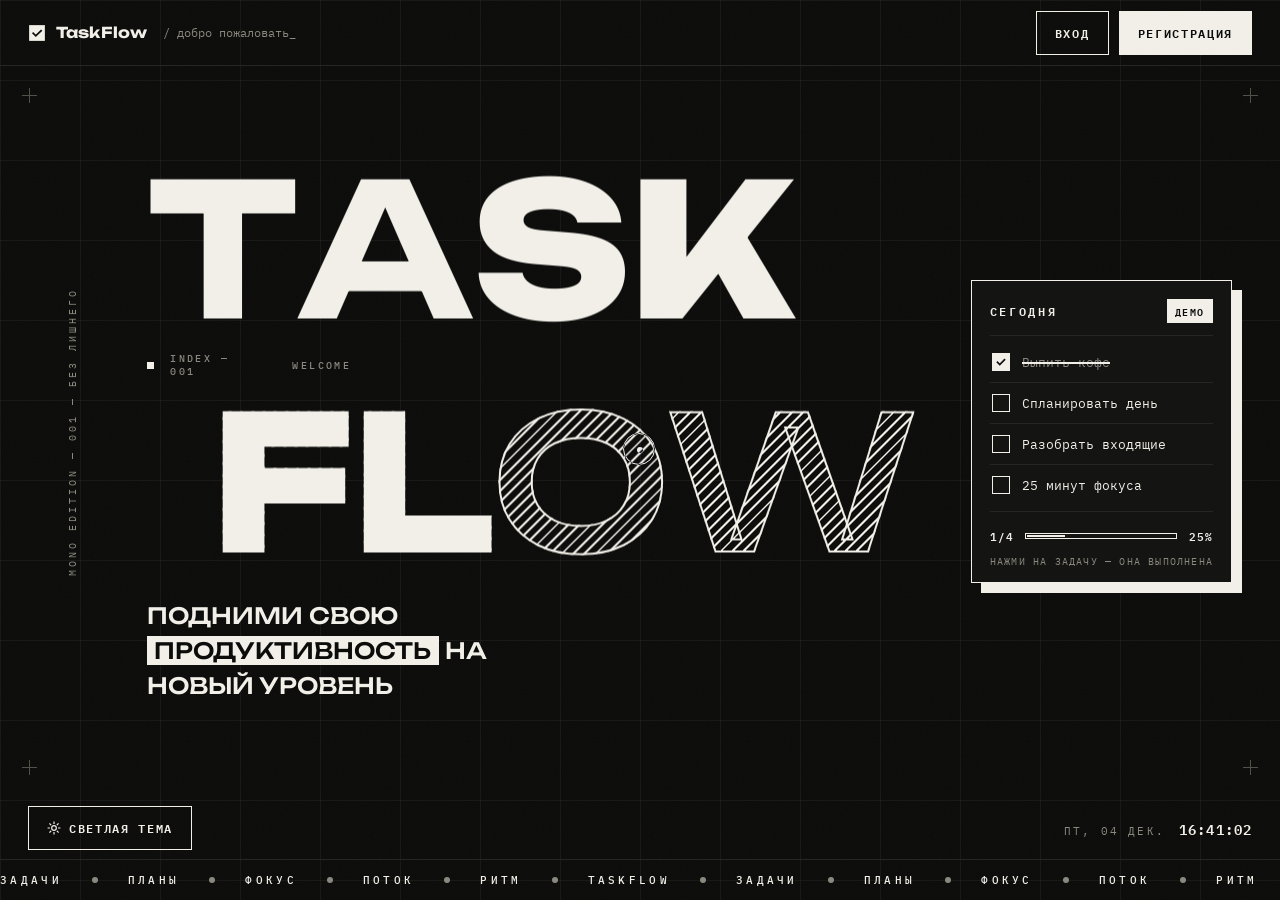
<file: frontend/index.html>
<!DOCTYPE html>
<html lang="ru" data-theme="dark">
<head>
<meta charset="UTF-8">
<meta name="viewport" content="width=device-width, initial-scale=1.0">
<title>TaskFlow — подними свою продуктивность</title>
<link rel="icon" href='data:image/svg+xml,<svg xmlns="http://www.w3.org/2000/svg" viewBox="0 0 24 24"><rect x="1" y="1" width="22" height="22" fill="%23111"/><path d="M7 12.4l3.4 3.4L17.4 9" fill="none" stroke="white" stroke-width="2.6"/></svg>'>
<link rel="preconnect" href="https://fonts.googleapis.com">
<link rel="preconnect" href="https://fonts.gstatic.com" crossorigin>
<link href="https://fonts.googleapis.com/css2?family=Unbounded:wght@200..900&family=IBM+Plex+Mono:wght@400;500;600&display=swap" rel="stylesheet">
<style>
/* ============ ТОКЕНЫ ТЕМ ============ */
:root, html[data-theme="dark"]{
  --bg:#0c0c0b; --panel:#141413; --ink:#f1efe8; --muted:#8b897f;
  --line:#262622; --grid:rgba(241,239,232,.05);
}
html[data-theme="light"]{
  --bg:#f1f0ea; --panel:#faf9f4; --ink:#121210; --muted:#79776c;
  --line:#d8d6cb; --grid:rgba(18,18,16,.07);
}
:root{ --mono:'IBM Plex Mono',monospace; --disp:'Unbounded',sans-serif; }

/* ============ БАЗА ============ */
*,*::before,*::after{ box-sizing:border-box; margin:0; padding:0;
  transition: background-color .35s ease, border-color .35s ease, color .35s ease; }
[hidden]{ display:none !important; }
html,body{ height:100%; overflow-x:hidden; }
body{
  background:var(--bg); color:var(--ink);
  font-family:var(--mono); font-size:14px;
  height:100dvh; display:flex; flex-direction:column; overflow:hidden;
  -webkit-font-smoothing:antialiased;
}
button{ font-family:inherit; color:inherit; background:none; border:none; cursor:pointer; }
:focus-visible{ outline:2px dashed var(--ink); outline-offset:3px; }

body::before{ content:''; position:fixed; inset:0; z-index:0; pointer-events:none;
  background-image:
    linear-gradient(var(--grid) 1px, transparent 1px),
    linear-gradient(90deg, var(--grid) 1px, transparent 1px);
  background-size:80px 80px; }
.noise{ position:fixed; inset:0; z-index:1; pointer-events:none; opacity:.05;
  background-image:url("data:image/svg+xml,%3Csvg xmlns='http://www.w3.org/2000/svg' width='140' height='140'%3E%3Cfilter id='n'%3E%3CfeTurbulence type='fractalNoise' baseFrequency='0.85' numOctaves='2'/%3E%3C/filter%3E%3Crect width='140' height='140' filter='url(%23n)' opacity='0.55'/%3E%3C/svg%3E"); }

/* ============ ШАПКА ============ */
.topbar{ position:relative; z-index:2; display:flex; align-items:center; justify-content:space-between;
  height:66px; padding:0 28px; border-bottom:1px solid var(--line);
  opacity:0; animation:fade .8s ease .5s forwards; }
.brand{ display:flex; align-items:center; gap:10px; }
.brand-mark{ width:18px; height:18px; color:var(--ink); }
.brand-name{ font-family:var(--disp); font-weight:700; font-size:15px; letter-spacing:.01em; }
.brand-note{ color:var(--muted); font-size:12px; margin-left:6px; }
.caret{ animation:blink 1.1s steps(1) infinite; }
@keyframes blink{ 50%{ opacity:0; } }
.auth{ display:flex; gap:10px; align-items:center; }

.user-chip{ display:inline-flex; align-items:center; gap:10px;
  font:600 12px var(--mono); letter-spacing:.14em; text-transform:uppercase;
  padding:0 4px; white-space:nowrap; overflow:hidden; text-overflow:ellipsis;
  max-width:230px; color:var(--ink); }
.user-chip::before{ content:''; width:7px; height:7px; background:var(--ink); flex:none; }

/* ============ КНОПКИ ============ */
.btn{ font:600 12px var(--mono); letter-spacing:.14em; text-transform:uppercase;
  padding:11px 18px; border:1px solid var(--ink);
  transition: background-color .2s, color .2s, transform .16s ease, box-shadow .16s ease, border-color .35s;
  display:inline-flex; align-items:center; gap:8px; }
.btn:hover{ transform:translate(-2px,-2px); box-shadow:4px 4px 0 var(--ink); }
.btn:active{ transform:translate(0,0); box-shadow:0 0 0 var(--ink); }
.btn:disabled{ opacity:.55; pointer-events:none; }
.btn.solid{ background:var(--ink); color:var(--bg); }
.btn.solid:hover{ background:var(--bg); color:var(--ink); }

/* ============ ЦЕНТРАЛЬНАЯ СЦЕНА ============ */
.stage{ position:relative; z-index:2; flex:1; min-height:0;
  display:grid; grid-template-columns:48px 1fr auto; align-items:center;
  gap:clamp(24px,4vw,64px); padding:24px 48px; overflow:hidden; }

.cross{ position:absolute; width:15px; height:15px; opacity:.55; }
.cross::before,.cross::after{ content:''; position:absolute; background:var(--muted); }
.cross::before{ left:7px; top:0; width:1px; height:15px; }
.cross::after{ top:7px; left:0; width:15px; height:1px; }
.c-tl{ top:22px; left:22px; } .c-tr{ top:22px; right:22px; }
.c-bl{ bottom:22px; left:22px; } .c-br{ bottom:22px; right:22px; }

.side{ writing-mode:vertical-rl; transform:rotate(180deg);
  font-size:10px; letter-spacing:.3em; text-transform:uppercase; color:var(--muted);
  white-space:nowrap; justify-self:center; }

/* ============ ЗАГОЛОВОК ============ */
.hero{ min-width:0; }
.hero-title{ display:block; font-family:var(--disp); line-height:.96; letter-spacing:-.01em;
  font-size:clamp(3.2rem,14.5vw,12.5rem); user-select:none; cursor:default; }
.row{ display:block; overflow:hidden; }
.inner{ display:block; font-weight:640; will-change:transform;
  transform:translateY(112%); animation:rise .9s cubic-bezier(.16,.84,.28,1) forwards; }
.row:nth-of-type(1) .inner{ animation-delay:.15s; }
.row.outline-row .inner{ animation-delay:.3s; margin-left:clamp(1.2rem,5vw,5.5rem); }
@keyframes rise{ to{ transform:translateY(0); } }
@keyframes fade{ to{ opacity:1; } }

.solid-line span{ color:var(--ink); }
.outline-line span{
  color:transparent;
  -webkit-text-stroke:2px var(--ink);
  background-image:repeating-linear-gradient(-45deg, var(--ink) 0 2px, transparent 2px 8px);
  -webkit-background-clip:text; background-clip:text;
  animation:hatch 2.4s linear infinite;
  transition:color .35s ease;
}
.outline-line span.filled{ color:var(--ink); animation-play-state:paused; }
@keyframes hatch{ to{ background-position:11.3px 0; } }

.rule-row{ display:flex; align-items:center; gap:16px;
  margin:clamp(10px,1.6vh,20px) 0; max-width:34ch;
  font:500 10px var(--mono); letter-spacing:.24em; text-transform:uppercase; color:var(--muted);
  opacity:0; animation:fade .8s ease .45s forwards; }
.rule-row .sq{ width:7px; height:7px; background:var(--ink); flex:none; }
.rule-row .rule{ flex:1; height:1px; background:var(--line); }

.tagline{ font-family:var(--disp); font-weight:500; text-transform:uppercase;
  font-size:clamp(.92rem,1.9vw,1.4rem); line-height:1.55; margin-top:clamp(1.2rem,3.2vh,2.4rem);
  max-width:22ch; overflow:hidden; }
.tagline .tag-in{ display:block; transform:translateY(112%); animation:rise .9s cubic-bezier(.16,.84,.28,1) .5s forwards; }
.mark{ background:var(--ink); color:var(--bg); padding:.06em .32em;
  box-decoration-break:clone; -webkit-box-decoration-break:clone; }

/* ============ КАРТОЧКА-ДЕМО ============ */
.demo-card{ width:min(340px,100%); border:1px solid var(--ink); background:var(--panel);
  box-shadow:10px 10px 0 var(--ink); padding:18px 18px 14px;
  opacity:0; animation:cardIn .8s cubic-bezier(.16,.84,.28,1) .7s forwards; }
@keyframes cardIn{ from{ opacity:0; transform:translateY(20px); } to{ opacity:1; transform:none; } }
.card-head{ display:flex; align-items:center; justify-content:space-between;
  padding-bottom:12px; border-bottom:1px solid var(--line); }
.card-title{ font:600 12px var(--mono); letter-spacing:.22em; text-transform:uppercase; }
.badge{ font:600 10px var(--mono); letter-spacing:.16em; text-transform:uppercase;
  background:var(--ink); color:var(--bg); padding:3px 8px; }
.task-list{ list-style:none; padding:6px 0; }
.task{ display:flex; align-items:center; gap:12px; padding:11px 2px;
  border-bottom:1px solid var(--line); cursor:pointer; user-select:none; position:relative; }
.task:last-child{ border-bottom:none; }
.task .box{ flex:none; width:18px; height:18px; border:1.5px solid var(--ink);
  display:grid; place-items:center; transition:transform .18s ease; }
.task .box svg{ width:12px; height:12px; color:var(--bg); opacity:0; transform:scale(.4); transition:.2s ease; }
.task .task-text{ font-size:13px; position:relative; transition:color .3s; }
.task .task-text::after{ content:''; position:absolute; left:0; top:52%; height:1.5px; width:0;
  background:var(--ink); transition:width .35s cubic-bezier(.16,.84,.28,1); }
.task:hover .box{ transform:scale(1.15); }
.task.done .box{ background:var(--ink); animation:pop .25s ease; }
.task.done .box svg{ opacity:1; transform:scale(1); }
.task.done .task-text{ color:var(--muted); }
.task.done .task-text::after{ width:100%; }
@keyframes pop{ 40%{ transform:scale(.8); } }
.card-foot{ display:flex; align-items:center; gap:12px; padding-top:14px; border-top:1px solid var(--line);
  font:600 11px var(--mono); letter-spacing:.08em; }
.bar{ flex:1; height:6px; border:1px solid var(--ink); position:relative; }
.bar i{ position:absolute; inset:1px auto 1px 1px; width:0; background:var(--ink); transition:width .5s cubic-bezier(.16,.84,.28,1); }
.card-hint{ font-size:10px; color:var(--muted); letter-spacing:.12em; text-transform:uppercase; padding-top:10px; }

/* ============ НИЗ ============ */
.bottom{ position:relative; z-index:2; opacity:0; animation:fade .8s ease .6s forwards; }
.footbar{ display:flex; align-items:center; justify-content:space-between;
  height:62px; padding:0 28px; }
.theme-btn .ic{ width:14px; height:14px; }
html[data-theme="dark"] .ic-moon, html[data-theme="dark"] .t-to-dark{ display:none; }
html[data-theme="light"] .ic-sun, html[data-theme="light"] .t-to-light{ display:none; }
.clockbox{ display:flex; align-items:baseline; gap:14px; }
.date{ font-size:11px; letter-spacing:.2em; text-transform:uppercase; color:var(--muted); }
.clock{ font-size:14px; font-weight:600; font-variant-numeric:tabular-nums; letter-spacing:.08em; }

.marquee{ overflow:hidden; border-top:1px solid var(--line); }
.marquee-track{ display:flex; width:max-content; animation:mq 28s linear infinite; }
.marquee:hover .marquee-track{ animation-play-state:paused; }
@keyframes mq{ to{ transform:translateX(-50%); } }
.m-half{ display:flex; align-items:center; gap:30px; padding:13px 30px 13px 0; }
.m-word{ font:500 11px var(--mono); letter-spacing:.3em; text-transform:uppercase; color:var(--ink); }
.m-dot{ width:6px; height:6px; border-radius:50%; background:var(--muted); flex:none; }

/* ============ МОДАЛКА ВХОДА / РЕГИСТРАЦИИ ============ */
.overlay{ position:fixed; inset:0; z-index:80; display:flex; align-items:center; justify-content:center;
  background:rgba(0,0,0,.55); backdrop-filter:blur(3px);
  opacity:0; visibility:hidden; transition:opacity .25s ease, visibility .25s; }
.overlay.open{ opacity:1; visibility:visible; }
.modal{ width:min(440px,calc(100vw - 40px)); background:var(--panel); border:1px solid var(--ink);
  box-shadow:12px 12px 0 var(--ink); padding:26px 28px 22px;
  transform:translateY(16px); transition:transform .3s cubic-bezier(.16,.84,.28,1), background-color .35s, border-color .35s; }
.overlay.open .modal{ transform:none; }
.modal-head{ display:flex; align-items:center; justify-content:space-between; margin-bottom:22px; }
.modal-head h3{ font-family:var(--disp); font-weight:700; font-size:19px; }
.icon-btn{ width:34px; height:34px; border:1px solid var(--ink); display:grid; place-items:center;
  transition:background-color .2s, color .2s, transform .16s, box-shadow .16s; }
.icon-btn:hover{ background:var(--ink); color:var(--bg); transform:translate(-2px,-2px); box-shadow:3px 3px 0 var(--ink); }
.icon-btn svg{ width:14px; height:14px; }
.field{ display:block; margin-bottom:18px; }
.f-label{ display:block; font-size:10px; letter-spacing:.24em; text-transform:uppercase; color:var(--muted); margin-bottom:6px; }
.field input{ width:100%; background:transparent; border:none; border-bottom:1px solid var(--ink);
  border-radius:0; padding:9px 2px; font:500 14px var(--mono); color:var(--ink); outline:none; }
.field input::placeholder{ color:var(--muted); }
.field input:focus{ border-bottom-width:2px; }
.f-err{ display:none; margin-top:7px; font-size:11px; background:var(--ink); color:var(--bg); padding:3px 8px; font-style:normal; }
.field.error{ animation:shake .16s 2; }
.field.error .f-err{ display:inline-block; }
@keyframes shake{ 25%{ transform:translateX(-4px);} 75%{ transform:translateX(4px);} }
.submit{ width:100%; justify-content:center; margin-top:8px; padding:13px; }
.submit svg{ width:15px; height:15px; transition:transform .2s; }
.submit:hover svg{ transform:translateX(4px); }
.modal-note{ font-size:10px; color:var(--muted); letter-spacing:.1em; text-transform:uppercase; margin-top:16px; text-align:center; }

/* ============ ТОСТЫ ============ */
.toasts{ position:fixed; right:20px; bottom:20px; z-index:95; display:flex; flex-direction:column; gap:10px; }
.toast-item{ background:var(--panel); border:1px solid var(--ink); border-left:5px solid var(--ink);
  color:var(--ink); font:500 12px var(--mono); padding:12px 16px; max-width:320px;
  box-shadow:5px 5px 0 var(--ink);
  opacity:0; transform:translateY(14px);
  transition:opacity .3s ease, transform .3s cubic-bezier(.16,.84,.28,1), background-color .35s, color .35s; }
.toast-item.show{ opacity:1; transform:none; }

/* ============ ШТОРКА СМЕНЫ ТЕМЫ ============ */
#veil{ position:fixed; inset:0; z-index:90; pointer-events:none;
  clip-path:circle(0px at 50% 50%); transition:clip-path .6s cubic-bezier(.5,0,.3,1); }

/* ============ КАСТОМНЫЙ КУРСОР ============ */
.cursor-dot,.cursor-ring{ position:fixed; left:0; top:0; z-index:100; pointer-events:none;
  mix-blend-mode:difference; display:none; }
body.has-cursor .cursor-dot, body.has-cursor .cursor-ring{ display:block; }
body.has-cursor, body.has-cursor *{ cursor:none !important; }
.cursor-dot{ width:6px; height:6px; background:#fff; border-radius:50%; margin:-3px 0 0 -3px; }
.cursor-ring{ width:32px; height:32px; border:1.5px solid #fff; border-radius:50%; margin:-17.5px 0 0 -17.5px;
  transition:width .25s ease, height .25s ease, margin .25s ease; }
.cursor-ring.big{ width:58px; height:58px; margin:-30.5px 0 0 -30.5px; }

/* ============ АДАПТИВ ============ */
@media (max-width:1080px){
  body{ height:auto; min-height:100dvh; overflow-y:auto; }
  .stage{ grid-template-columns:1fr; justify-items:start; gap:40px;
    padding:36px 28px 48px; overflow:visible; }
  .side,.cross{ display:none; }
  .hero-title{ font-size:clamp(3rem,17vw,9rem); }
  .demo-card{ width:min(400px,100%); box-shadow:8px 8px 0 var(--ink); }
}
@media (max-width:760px){
  .brand-note{ display:none; }
  .topbar{ padding:0 18px; height:60px; }
  .footbar{ padding:0 18px; }
  .btn{ padding:9px 12px; font-size:11px; letter-spacing:.08em; }
  .user-chip{ max-width:120px; letter-spacing:.08em; }
  .date{ display:none; }
  .hero-title{ font-size:clamp(2.7rem,21vw,7rem); }
}
@media (prefers-reduced-motion:reduce){
  .outline-line span,.marquee-track,.caret{ animation:none; }
  .inner,.tagline .tag-in{ animation-duration:.01s; }
}
</style>
</head>
<body>

<div class="noise" aria-hidden="true"></div>
<div class="cursor-dot" aria-hidden="true"></div>
<div class="cursor-ring" aria-hidden="true"></div>
<div id="veil" aria-hidden="true"></div>

<!-- ШАПКА: гость (Вход/Регистрация) / авторизованный (ФИО + Профиль + Выйти) -->
<header class="topbar">
  <div class="brand">
    <svg class="brand-mark" viewBox="0 0 24 24" aria-hidden="true">
      <rect x="1.5" y="1.5" width="21" height="21" fill="currentColor"/>
      <path d="M7 12.4l3.4 3.4L17.4 9" fill="none" stroke="var(--bg)" stroke-width="2.4" stroke-linecap="square"/>
    </svg>
    <span class="brand-name">TaskFlow</span>
    <span class="brand-note">/<span id="noteText"> добро пожаловать</span><span class="caret">_</span></span>
  </div>
  <nav class="auth">
    <button class="btn ghost" id="loginBtn">Вход</button>
    <button class="btn solid" id="signupBtn">Регистрация</button>
    <span class="user-chip" id="userChip" hidden></span>
    <button class="btn solid" id="profileBtn" hidden>Профиль</button>
    <button class="btn ghost" id="logoutBtn" hidden>Выйти</button>
  </nav>
</header>

<!-- ЦЕНТР -->
<main class="stage">
  <span class="cross c-tl"></span><span class="cross c-tr"></span>
  <span class="cross c-bl"></span><span class="cross c-br"></span>
  <aside class="side" aria-hidden="true">mono edition — 001 — без лишнего</aside>

  <section class="hero">
    <h1 class="hero-title" aria-label="TaskFlow">
      <span class="row" aria-hidden="true"><span class="inner solid-line" id="w1">TASK</span></span>
      <span class="rule-row" aria-hidden="true"><i class="sq"></i><span>index — 001</span><i class="rule"></i><span>welcome</span></span>
      <span class="row outline-row" aria-hidden="true"><span class="inner outline-line" id="w2">FLOW</span></span>
    </h1>
    <p class="tagline"><span class="tag-in">Подними свою <span class="mark">продуктивность</span> на новый уровень</span></p>
  </section>

  <!-- демо-карточка (клиентская, по договорённости задачи не подключаем) -->
  <aside class="demo-card" aria-label="Демо списка задач">
    <div class="card-head">
      <span class="card-title">Сегодня</span>
      <span class="badge">демо</span>
    </div>
    <ul class="task-list">
      <li class="task done" tabindex="0" role="checkbox" aria-checked="true">
        <span class="box"><svg viewBox="0 0 24 24" aria-hidden="true"><path d="M5 12.5l4.5 4.5L19 7.5" fill="none" stroke="currentColor" stroke-width="3.4" stroke-linecap="square"/></svg></span>
        <span class="task-text">Выпить кофе</span></li>
      <li class="task" tabindex="0" role="checkbox" aria-checked="false">
        <span class="box"><svg viewBox="0 0 24 24" aria-hidden="true"><path d="M5 12.5l4.5 4.5L19 7.5" fill="none" stroke="currentColor" stroke-width="3.4" stroke-linecap="square"/></svg></span>
        <span class="task-text">Спланировать день</span></li>
      <li class="task" tabindex="0" role="checkbox" aria-checked="false">
        <span class="box"><svg viewBox="0 0 24 24" aria-hidden="true"><path d="M5 12.5l4.5 4.5L19 7.5" fill="none" stroke="currentColor" stroke-width="3.4" stroke-linecap="square"/></svg></span>
        <span class="task-text">Разобрать входящие</span></li>
      <li class="task" tabindex="0" role="checkbox" aria-checked="false">
        <span class="box"><svg viewBox="0 0 24 24" aria-hidden="true"><path d="M5 12.5l4.5 4.5L19 7.5" fill="none" stroke="currentColor" stroke-width="3.4" stroke-linecap="square"/></svg></span>
        <span class="task-text">25 минут фокуса</span></li>
    </ul>
    <div class="card-foot">
      <span id="taskCount">1/4</span>
      <span class="bar"><i id="taskBar"></i></span>
      <span id="taskPct">25%</span>
    </div>
    <p class="card-hint">нажми на задачу — она выполнена</p>
  </aside>
</main>

<!-- НИЗ -->
<footer class="bottom">
  <div class="footbar">
    <button class="btn ghost theme-btn" id="themeBtn" aria-label="Переключить тему">
      <svg class="ic ic-sun" viewBox="0 0 24 24" fill="none" stroke="currentColor" stroke-width="2" stroke-linecap="square" aria-hidden="true">
        <circle cx="12" cy="12" r="4"/><path d="M12 2v2M12 20v2M4.9 4.9l1.5 1.5M17.6 17.6l1.5 1.5M2 12h2M20 12h2M4.9 19.1l1.5-1.5M17.6 6.4l1.5-1.5"/>
      </svg>
      <svg class="ic ic-moon" viewBox="0 0 24 24" fill="none" stroke="currentColor" stroke-width="2" stroke-linejoin="round" aria-hidden="true">
        <path d="M21 12.8A9 9 0 1 1 11.2 3 7 7 0 0 0 21 12.8z"/>
      </svg>
      <span class="t-to-light">Светлая тема</span>
      <span class="t-to-dark">Тёмная тема</span>
    </button>
    <div class="clockbox"><span class="date" id="date">—</span><span class="clock" id="clock">--:--:--</span></div>
  </div>
  <div class="marquee" aria-hidden="true"><div class="marquee-track" id="mtrack"></div></div>
</footer>

<!-- МОДАЛКА ВХОДА / РЕГИСТРАЦИИ -->
<div class="overlay" id="overlay">
  <div class="modal" role="dialog" aria-modal="true" aria-labelledby="modalTitle">
    <div class="modal-head">
      <h3 id="modalTitle">Регистрация</h3>
      <button class="icon-btn" id="modalClose" aria-label="Закрыть">
        <svg viewBox="0 0 24 24" stroke="currentColor" stroke-width="2.4" stroke-linecap="square"><path d="M5 5l14 14M19 5L5 19"/></svg>
      </button>
    </div>
    <form id="authForm" novalidate>
      <label class="field" id="fName">
        <span class="f-label">Имя</span>
        <input type="text" id="nameInput" autocomplete="name" maxlength="100" placeholder="Как тебя звать?">
        <em class="f-err">Имя — от 3 до 100 символов</em>
      </label>
      <label class="field" id="fUser">
        <span class="f-label" id="uLabel">Username (логин)</span>
        <input type="text" id="usernameInput" autocomplete="username" maxlength="100" placeholder="придумайте логин">
        <em class="f-err">Username — от 3 до 100 символов</em>
      </label>
      <label class="field" id="fEmail">
        <span class="f-label">Email</span>
        <input type="email" id="emailInput" autocomplete="email" maxlength="100" placeholder="you@example.com">
        <em class="f-err">Похоже, это не email</em>
      </label>
      <label class="field" id="fPhone">
        <span class="f-label">Телефон · опционально</span>
        <input type="tel" id="phoneInput" autocomplete="tel" maxlength="20" placeholder="+79998887766">
        <em class="f-err">Формат: +79998887766 (цифры, может начинаться с +)</em>
      </label>
      <label class="field" id="fPass">
        <span class="f-label">Пароль</span>
        <input type="password" id="passInput" autocomplete="new-password" maxlength="100" placeholder="Минимум 6 символов">
        <em class="f-err">Пароль — от 6 до 100 символов</em>
      </label>
      <button type="submit" class="btn solid submit" id="submitBtn">
        <span id="submitText">Создать аккаунт</span>
        <svg viewBox="0 0 24 24" fill="none" stroke="currentColor" stroke-width="2.2" stroke-linecap="square" aria-hidden="true"><path d="M3 12h17M14 5.5L20.5 12 14 18.5"/></svg>
      </button>
      <p class="modal-note" id="apiNote">POST /api/v1/auth/register/</p>
    </form>
  </div>
</div>

<div class="toasts" id="toasts" aria-live="polite"></div>

<script>
'use strict';
const $ = s => document.querySelector(s);
const html = document.documentElement;

/* ================================================================
   0. КОНФИГ API — пути ровно по swagger-спеке (с хвостовыми слэшами!)
   ================================================================ */
const API_BASE = 'http://localhost:8080/api/v1'; // ← хост/порт сервера
const PROFILE_URL = 'http://localhost:8080/profile'; // ← куда ведёт кнопка «Профиль»

const ENDPOINTS = {
  login:    '/auth/login/',     // POST { username, password } → 200 { access_token, token_type }
  register: '/auth/register/',  // POST { full_name, username, email, password[, phone_number] } → 201
  refresh:  '/auth/refresh/',   // POST (refresh-httpOnly-cookie) → 200 { access_token, token_type }
  logout:   '',                 // в спеке НЕТ; добавишь '/auth/logout/' — впиши сюда
  users:    '/users/',
  userById: '/users/'
};

const CACHE_KEY   = 'taskflow.session';   // кэш профиля (НЕ токен!)
const LOGOUT_FLAG = 'taskflow.loggedOut'; // «пользователь вышел» — не воскрешать сессию по refresh-cookie

/* access-токен живёт ТОЛЬКО в переменной в памяти.
   Refresh-токен — в httpOnly cookie, её ставит и читает бэкенд,
   фронт её не видит и не трогает (credentials: 'include' обеспечивает передачу). */
let accessToken = null;
let tokenType = 'Bearer';
let refreshTimer = null;

/* ---------- HTTP-обёртка: Bearer + cookie + авто-refresh при 401 ---------- */
async function api(path, { method = 'GET', body, _retry = false } = {}){
  const headers = {};
  if(body) headers['Content-Type'] = 'application/json';
  if(accessToken) headers['Authorization'] = (tokenType || 'Bearer') + ' ' + accessToken;

  const ctrl = new AbortController();
  const timer = setTimeout(() => ctrl.abort(), 8000);
  let res;
  try{
    res = await fetch(API_BASE + path, {
      method, headers,
      body: body ? JSON.stringify(body) : undefined,
      credentials: 'include', // без этого refresh-cookie не будет ходить
      signal: ctrl.signal
    });
  }catch(e){
    throw new Error('Сервер недоступен — проверь, что бэкенд запущен');
  }finally{
    clearTimeout(timer);
  }

  /* 401 на обычном эндпоинте → тихо обновляем access по refresh-cookie → повторяем запрос */
  const isAuthPath = path.startsWith('/auth/');
  if(res.status === 401 && !_retry && !isAuthPath){
    const ok = await refreshAccessToken();
    if(ok) return api(path, { method, body, _retry: true });
    forceGuest('Сессия истекла — войдите заново');
    const err = new Error('Сессия истекла');
    err.status = 401;
    throw err;
  }

  if(res.status === 204) return null;
  let data = null;
  try{ data = await res.json(); }catch(_){}
  if(!res.ok){
    const err = new Error((data && (data.message || data.error)) || 'Ошибка ' + res.status);
    err.status = res.status;
    throw err;
  }
  return data;
}

/* ---------- JWT-утилиты (payload читается только ради UI: sub, имя, exp) ---------- */
function parseJwt(token){
  try{
    const b64 = token.split('.')[1].replace(/-/g,'+').replace(/_/g,'/');
    const json = decodeURIComponent(atob(b64).split('').map(c =>
      '%' + ('00' + c.charCodeAt(0).toString(16)).slice(-2)).join(''));
    return JSON.parse(json);
  }catch(_){ return null; }
}
function expToMs(exp){
  if(exp == null) return null;
  if(typeof exp === 'string'){
    const t = Date.parse(exp);
    return isNaN(t) ? null : t;
  }
  const n = Number(exp);
  if(!isFinite(n)) return null;
  return n > 1e12 ? n : n * 1000; // сек → мс
}

/* access_token из ответа (по спеке — поле access_token; плюс типичные варианты) */
function extractToken(data){
  if(!data) return null;
  let t = data.access_token || data.token || data.accessToken || data.jwt
    || (data.data && (data.data.access_token || data.data.token));
  if(typeof t === 'string') t = t.replace(/^Bearer\s+/i, '');
  return (typeof t === 'string' && t.split('.').length === 3) ? t : null;
}

function normalizeUser(u){
  u = (u && u.user) ? u.user : (u || {});
  return {
    id: u.id,
    full_name: u.full_name || u.fullName || u.name || '',
    username: u.username || u.login || '',
    email: u.email || '',
    phone_number: u.phone_number || u.phone || ''
  };
}
function userFromClaims(c){
  if(!c) return null;
  return {
    id: (c.sub != null && !isNaN(Number(c.sub))) ? Number(c.sub) : c.sub,
    full_name: c.full_name || c.name || '',
    username: c.username || c.preferred_username || '',
    email: c.email || '',
    phone_number: c.phone_number || ''
  };
}

/* ---------- кэш профиля (для мгновенного UI после F5) ---------- */
function saveSessionCache(u){
  try{ localStorage.setItem(CACHE_KEY, JSON.stringify(u)); localStorage.removeItem(LOGOUT_FLAG); }catch(_){}
}
function getSessionCache(){
  try{ return JSON.parse(localStorage.getItem(CACHE_KEY) || 'null'); }catch(_){ return null; }
}
function clearSessionCache(){
  try{ localStorage.removeItem(CACHE_KEY); }catch(_){}
}

/* ---------- рендер шапки: гость / авторизованный ---------- */
const loginBtn = $('#loginBtn'), signupBtn = $('#signupBtn');
const userChip = $('#userChip'), profileBtn = $('#profileBtn'), logoutBtn = $('#logoutBtn');

function displayName(u){ return (u && (u.full_name || u.username || u.email)) || 'Пользователь'; }
function renderGuest(){
  loginBtn.hidden = false; signupBtn.hidden = false;
  userChip.hidden = true; profileBtn.hidden = true; logoutBtn.hidden = true;
  $('#noteText').textContent = ' добро пожаловать';
}
function renderAuthed(user){
  loginBtn.hidden = true; signupBtn.hidden = true;
  userChip.textContent = displayName(user);
  userChip.title = [user.full_name, user.username, user.email].filter(Boolean).join(' · ');
  profileBtn.hidden = false; logoutBtn.hidden = false;
  $('#noteText').textContent = ' с возвращением';
}

function forceGuest(msg){
  clearTimeout(refreshTimer);
  accessToken = null;
  clearSessionCache();
  closeModal();
  renderGuest();
  if(msg) toast(msg);
}

/* ---------- refresh: новый access по refresh-cookie ---------- */
async function refreshAccessToken(){
  try{
    const data = await api(ENDPOINTS.refresh, { method: 'POST' });
    const t = extractToken(data);
    if(!t) return false;
    accessToken = t;
    tokenType = data.token_type || 'Bearer';
    scheduleProactiveRefresh();
    return true;
  }catch(_){ return false; }
}

/* тихо обновляем токен за минуту до истечения, чтобы не ловить 401 в полёте */
function scheduleProactiveRefresh(){
  clearTimeout(refreshTimer);
  const ms = expToMs((parseJwt(accessToken || '') || {}).exp);
  if(ms == null) return;
  let d = ms - Date.now() - 60000;
  if(d <= 0) d = 30000;
  if(d > 2147483000) d = 2147483000;
  refreshTimer = setTimeout(() => { refreshAccessToken().catch(()=>{}); }, d);
}

/* ---------- профиль: id из JWT sub → GET /users/{id}; fallback — список users ---------- */
async function resolveProfile(fallbackUsername){
  const claims = parseJwt(accessToken || '') || {};
  let uid = (claims.sub != null && !isNaN(Number(claims.sub))) ? Number(claims.sub) : null;
  if(uid == null){
    const c = getSessionCache();
    if(c && c.id != null) uid = c.id;
  }
  if(uid != null && uid !== ''){
    return normalizeUser(await api(ENDPOINTS.userById + encodeURIComponent(uid)));
  }
  const username = claims.username || claims.preferred_username || fallbackUsername;
  if(!username) return null;
  const list = await api(ENDPOINTS.users);
  const found = Array.isArray(list) ? list.find(x => x.username === username) : null;
  return found ? normalizeUser(found)
    : { full_name: claims.full_name || claims.name || '', username, email: claims.email || '' };
}

/* ================================================================
   1. Заголовок: буквы + вариативный вес (визуал без изменений)
   ================================================================ */
function splitWord(el){
  const text = el.textContent; el.textContent = '';
  [...text].forEach(ch => {
    const s = document.createElement('span');
    s.textContent = ch;
    el.appendChild(s);
  });
}
splitWord($('#w1')); splitWord($('#w2'));

const R = 240, SPEED = 0.55;
const mouse = { x: innerWidth / 2, y: innerHeight / 2 };
let waves = [];
const reduced = matchMedia('(prefers-reduced-motion: reduce)').matches;

const letters = [...document.querySelectorAll('#w1 span, #w2 span')].map(el => ({
  el,
  outline: !!el.closest('.outline-line'),
  cx: 0, cy: 0,
  base: el.closest('.outline-line') ? 480 : 640,
  cur: 0
}));
letters.forEach(l => l.cur = l.base);

function cacheLetters(){
  letters.forEach(l => {
    const r = l.el.getBoundingClientRect();
    l.cx = r.left + r.width / 2;
    l.cy = r.top + r.height / 2;
  });
}
cacheLetters();
addEventListener('resize', cacheLetters);
addEventListener('scroll', cacheLetters, { passive: true });
if(document.fonts && document.fonts.ready) document.fonts.ready.then(cacheLetters);

addEventListener('mousemove', e => { mouse.x = e.clientX; mouse.y = e.clientY; });
 $('.hero-title').addEventListener('pointerdown', e => {
  waves.push({ x: e.clientX, y: e.clientY, t: performance.now() });
  if(waves.length > 6) waves.shift();
});

const ringEl = $('.cursor-ring'), dotEl = $('.cursor-dot');
let rx = mouse.x, ry = mouse.y;

function frame(now){
  waves = waves.filter(w => now - w.t < 2600);
  for(const l of letters){
    let target = l.base;
    const d = Math.hypot(mouse.x - l.cx, mouse.y - l.cy);
    const infl = Math.max(0, 1 - d / R);
    target += infl * infl * (900 - l.base);
    for(const w of waves){
      const dw = Math.hypot(w.x - l.cx, w.y - l.cy);
      const edge = Math.abs(dw - (now - w.t) * SPEED);
      if(edge < 90) target = Math.min(900, target + (1 - edge / 90) * 620);
    }
    l.cur += (target - l.cur) * 0.16;
    l.el.style.fontVariationSettings = `'wght' ${l.cur.toFixed(1)}`;
    if(l.outline) l.el.classList.toggle('filled', l.cur > 690);
  }
  dotEl.style.transform = `translate(${mouse.x}px, ${mouse.y}px)`;
  rx += (mouse.x - rx) * 0.18;
  ry += (mouse.y - ry) * 0.18;
  ringEl.style.transform = `translate(${rx}px, ${ry}px)`;
  requestAnimationFrame(frame);
}
if(!reduced) requestAnimationFrame(frame);

if(matchMedia('(hover:hover) and (pointer:fine)').matches){
  document.body.classList.add('has-cursor');
  const HOVER = 'button, a, input, .task, .hero-title, .icon-btn';
  document.addEventListener('mouseover', e => { if(e.target.closest(HOVER)) ringEl.classList.add('big'); });
  document.addEventListener('mouseout',  e => { if(e.target.closest(HOVER)) ringEl.classList.remove('big'); });
}

if(!reduced) setTimeout(() => {
  const r = $('.hero-title').getBoundingClientRect();
  waves.push({ x: r.left + r.width * 0.25, y: r.top + r.height / 2, t: performance.now() });
}, 800);

/* ================================================================
   2. Демо-задачи (клиентские — как договорились)
   ================================================================ */
const tasks = [...document.querySelectorAll('.task')];
const cntEl = $('#taskCount'), barEl = $('#taskBar'), pctEl = $('#taskPct');
let wasAll = tasks.every(t => t.classList.contains('done'));

function refreshTasks(silent){
  const total = tasks.length;
  const done = tasks.filter(t => t.classList.contains('done')).length;
  cntEl.textContent = `${done}/${total}`;
  barEl.style.width = (done / total * 100) + '%';
  pctEl.textContent = Math.round(done / total * 100) + '%';
  tasks.forEach(t => t.setAttribute('aria-checked', t.classList.contains('done')));
  if(!silent){
    if(done === total && !wasAll) toast('Все задачи выполнены — вот это темп!');
    wasAll = done === total;
  }
}
tasks.forEach(t => {
  const act = () => { t.classList.toggle('done'); refreshTasks(false); };
  t.addEventListener('click', act);
  t.addEventListener('keydown', e => {
    if(e.key === 'Enter' || e.key === ' '){ e.preventDefault(); act(); }
  });
});
refreshTasks(true);

/* ================================================================
   3. Тосты
   ================================================================ */
function toast(msg){
  const t = document.createElement('div');
  t.className = 'toast-item';
  t.textContent = msg;
  $('#toasts').appendChild(t);
  requestAnimationFrame(() => requestAnimationFrame(() => t.classList.add('show')));
  setTimeout(() => { t.classList.remove('show'); setTimeout(() => t.remove(), 350); }, 3400);
}

/* ================================================================
   4. Модалка входа / регистрации
   ================================================================ */
const overlay = $('#overlay'), form = $('#authForm');
const fName = $('#fName'), nameInput = $('#nameInput');
const fUser = $('#fUser'), userInput = $('#usernameInput');
const fEmail = $('#fEmail'), emailInput = $('#emailInput');
const fPhone = $('#fPhone'), phoneInput = $('#phoneInput');
const fPass = $('#fPass'), passInput = $('#passInput');
const modalTitle = $('#modalTitle'), submitText = $('#submitText'), submitBtn = $('#submitBtn');
const apiNote = $('#apiNote');
let mode = 'signup';

function openModal(m){
  mode = m;
  const isSignup = m === 'signup';
  modalTitle.textContent = isSignup ? 'Регистрация' : 'Вход';
  submitText.textContent = isSignup ? 'Создать аккаунт' : 'Войти';
  fName.style.display  = isSignup ? '' : 'none';  // имя — только при регистрации
  fEmail.style.display = isSignup ? '' : 'none';  // email — только при регистрации
  fPhone.style.display = isSignup ? '' : 'none';  // телефон — только при регистрации
  $('#uLabel').textContent = isSignup ? 'Username (логин)' : 'Username';
  userInput.placeholder = isSignup ? 'придумайте логин' : 'ваш username';
  passInput.setAttribute('autocomplete', isSignup ? 'new-password' : 'current-password');
  apiNote.textContent = isSignup
    ? 'POST /api/v1/auth/register/ · phone_number опционален'
    : 'POST /api/v1/auth/login/ · { username, password } → access_token';
  form.reset();
  clearErrors();
  if(!isSignup){
    const s = getSessionCache();
    if(s && s.username) userInput.value = s.username;
  }
  overlay.classList.add('open');
  setTimeout(() => (isSignup ? nameInput : userInput).focus(), 200);
}
function closeModal(){ overlay.classList.remove('open'); }

 $('#signupBtn').addEventListener('click', () => openModal('signup'));
 $('#loginBtn').addEventListener('click', () => openModal('login'));
 $('#modalClose').addEventListener('click', closeModal);
overlay.addEventListener('click', e => { if(e.target === overlay) closeModal(); });
addEventListener('keydown', e => { if(e.key === 'Escape') closeModal(); });

function setFieldError(fieldEl, msg){
  fieldEl.querySelector('.f-err').textContent = msg;
  fieldEl.classList.remove('error');
  void fieldEl.offsetWidth;
  fieldEl.classList.add('error');
}
function clearErrors(){ [fName, fUser, fEmail, fPhone, fPass].forEach(f => f.classList.remove('error')); }
function guessField(msg){
  const m = (msg || '').toLowerCase();
  if(/парол|password/.test(m)) return fPass;
  if(/email|почт|mail/.test(m)) return fEmail;
  if(/phone|телеф/.test(m)) return fPhone;
  if(/user ?name|логин|login/.test(m)) return fUser;
  if(/имя|full_?name/.test(m)) return fName;
  return null;
}

[nameInput, userInput, emailInput, phoneInput, passInput].forEach(inp => {
  inp.addEventListener('input', () => inp.closest('.field').classList.remove('error'));
});

/* валидация по контракту спеки: username 3..100, password 6..100, full_name 3..100,
   phone_number — опционален */
form.addEventListener('submit', async e => {
  e.preventDefault();
  clearErrors();

  const name = nameInput.value.trim();
  const username = userInput.value.trim();
  const email = emailInput.value.trim().toLowerCase();
  const phone = phoneInput.value.trim();
  const pass = passInput.value;

  let ok = true;
  if(mode === 'signup'){
    if(name.length < 3 || name.length > 100){ setFieldError(fName, 'Имя — от 3 до 100 символов'); ok = false; }
    if(!/^[^\s@]+@[^\s@]+\.[^\s@]+$/.test(email)){ setFieldError(fEmail, 'Похоже, это не email'); ok = false; }
    // опциональное поле: проверяем формат, только если что-то введено
    if(phone && !/^\+?[0-9\s\-\(\)]{6,20}$/.test(phone)){
      setFieldError(fPhone, 'Формат: +79998887766'); ok = false;
    }
  }
  if(username.length < 3 || username.length > 100){
    setFieldError(fUser, 'Username — от 3 до 100 символов'); ok = false;
  }
  if(pass.length < 6 || pass.length > 100){
    setFieldError(fPass, 'Пароль — от 6 до 100 символов'); ok = false;
  }
  if(!ok) return;

  submitBtn.disabled = true;
  submitText.textContent = 'Секунду…';

  try{
    if(mode === 'signup'){
      // тело строго по CreateUserRequest; phone_number не отправляем, если пусто
      const body = { full_name: name, username, email, password: pass };
      if(phone) body.phone_number = phone;

      // POST /auth/register/ → 201 { access_token, token_type, user }
      const data = await api(ENDPOINTS.register, { method: 'POST', body });
      const token = extractToken(data);
      if(!token) throw new Error('Сервер не вернул access_token');
      accessToken = token;
      tokenType = data.token_type || 'Bearer';
      scheduleProactiveRefresh();

      let u = normalizeUser(data.user);
      if(!u.full_name && !u.username) u = { ...u, full_name: name, username, email, phone_number: phone };
      saveSessionCache(u);
      renderAuthed(u);
      closeModal();
      toast(`Аккаунт создан. Добро пожаловать, ${u.full_name || u.username}!`);
    }else{
      // POST /auth/login/ → 200 { access_token, token_type } (user в ответе нет — резолвим ниже)
      const data = await api(ENDPOINTS.login, {
        method: 'POST',
        body: { username, password: pass }
      });
      const token = extractToken(data);
      if(!token) throw new Error('Сервер не вернул access_token');
      accessToken = token;
      tokenType = data.token_type || 'Bearer';
      scheduleProactiveRefresh();

      const claims = parseJwt(token) || {};
      const prelim = {
        full_name: claims.full_name || claims.name || '',
        username: claims.username || claims.preferred_username || username,
        email: claims.email || ''
      };
      saveSessionCache(prelim);
      renderAuthed(prelim.full_name || prelim.username ? prelim : { username });
      closeModal();
      toast(`С возвращением, ${prelim.full_name || prelim.username}!`);
    }
    // в фоне дотягиваем полный профиль (ФИО, телефон и т.д.)
    resolveProfile(username).then(u => {
      if(u && (u.full_name || u.username)){ saveSessionCache(u); renderAuthed(u); }
    }).catch(()=>{});
  }catch(err){
    if(err.status === 401 || err.status === 403){
      setFieldError(fPass, 'Неверный username или пароль');
    }else{
      const f = guessField(err.message);
      if(f) setFieldError(f, err.message);
      else toast(err.message);
    }
  }finally{
    submitBtn.disabled = false;
    submitText.textContent = mode === 'signup' ? 'Создать аккаунт' : 'Войти';
  }
});

/* ================================================================
   5. Профиль (редирект на серверную страницу) + выход
   ================================================================ */
profileBtn.addEventListener('click', () => {
  window.location.assign(PROFILE_URL); // редирект на http://localhost:8080/profile
});

logoutBtn.addEventListener('click', async () => {
  clearTimeout(refreshTimer);
  if(ENDPOINTS.logout){
    try{ await api(ENDPOINTS.logout, { method: 'POST' }); }catch(_){}
  }
  accessToken = null;
  clearSessionCache();
  try{ localStorage.setItem(LOGOUT_FLAG, '1'); }catch(_){}
  renderGuest();
  toast('Вы вышли из аккаунта');
});

/* ================================================================
   6. Инициализация при заходе: пробуем /auth/refresh/ по cookie
   ================================================================ */
(async function initAuth(){
  try{ if(localStorage.getItem(LOGOUT_FLAG)){ renderGuest(); return; } }catch(_){}

  const ok = await refreshAccessToken();
  if(!ok){ renderGuest(); return; } // нет/протухшей refresh-cookie → гость

  // access получен → мгновенно показываем кэш/claims, затем дотягиваем профиль
  const cached = getSessionCache();
  if(cached && (cached.full_name || cached.username)){
    renderAuthed(cached);
  }else{
    const prelim = userFromClaims(parseJwt(accessToken) || {});
    if(prelim && (prelim.full_name || prelim.username || prelim.email)) renderAuthed(prelim);
  }
  try{
    const u = await resolveProfile();
    if(u && (u.full_name || u.username)){ saveSessionCache(u); renderAuthed(u); }
  }catch(_){}
})();

/* ================================================================
   7. Тема: круговая «шторка» (визуал без изменений)
   ================================================================ */
const themeBtn = $('#themeBtn'), veil = $('#veil');
const THEME_BG = { dark: '#0c0c0b', light: '#f1f0ea' };
let themeBusy = false;

themeBtn.addEventListener('click', () => {
  if(themeBusy) return;
  themeBusy = true;
  const next = html.dataset.theme === 'dark' ? 'light' : 'dark';
  const r = themeBtn.getBoundingClientRect();
  const x = r.left + r.width / 2, y = r.top + r.height / 2;
  const radius = Math.hypot(Math.max(x, innerWidth - x), Math.max(y, innerHeight - y));

  veil.style.background = THEME_BG[next];
  veil.style.transition = 'none';
  veil.style.clipPath = `circle(0px at ${x}px ${y}px)`;
  requestAnimationFrame(() => requestAnimationFrame(() => {
    veil.style.transition = 'clip-path .6s cubic-bezier(.5,0,.3,1)';
    veil.style.clipPath = `circle(${radius}px at ${x}px ${y}px)`;
  }));

  setTimeout(() => {
    html.dataset.theme = next;
    veil.style.transition = 'none';
    veil.style.clipPath = 'circle(0px at 50% 50%)';
    themeBusy = false;
  }, 640);
});

/* ================================================================
   8. Часы + бегущая строка (визуал без изменений)
   ================================================================ */
function tick(){
  const d = new Date();
  $('#clock').textContent = d.toLocaleTimeString('ru-RU');
  $('#date').textContent = new Intl.DateTimeFormat('ru-RU', { weekday: 'short', day: '2-digit', month: 'short' })
    .format(d).toUpperCase();
}
setInterval(tick, 1000); tick();

const words = ['ЗАДАЧИ', 'ПЛАНЫ', 'ФОКУС', 'ПОТОК', 'РИТМ', 'TASKFLOW'];
const seq = words.map(w => `<span class="m-word">${w}</span><i class="m-dot"></i>`).join('');
 $('#mtrack').innerHTML = `<div class="m-half">${seq}</div><div class="m-half">${seq}</div>`;
</script>
</body>
</html>
</file>
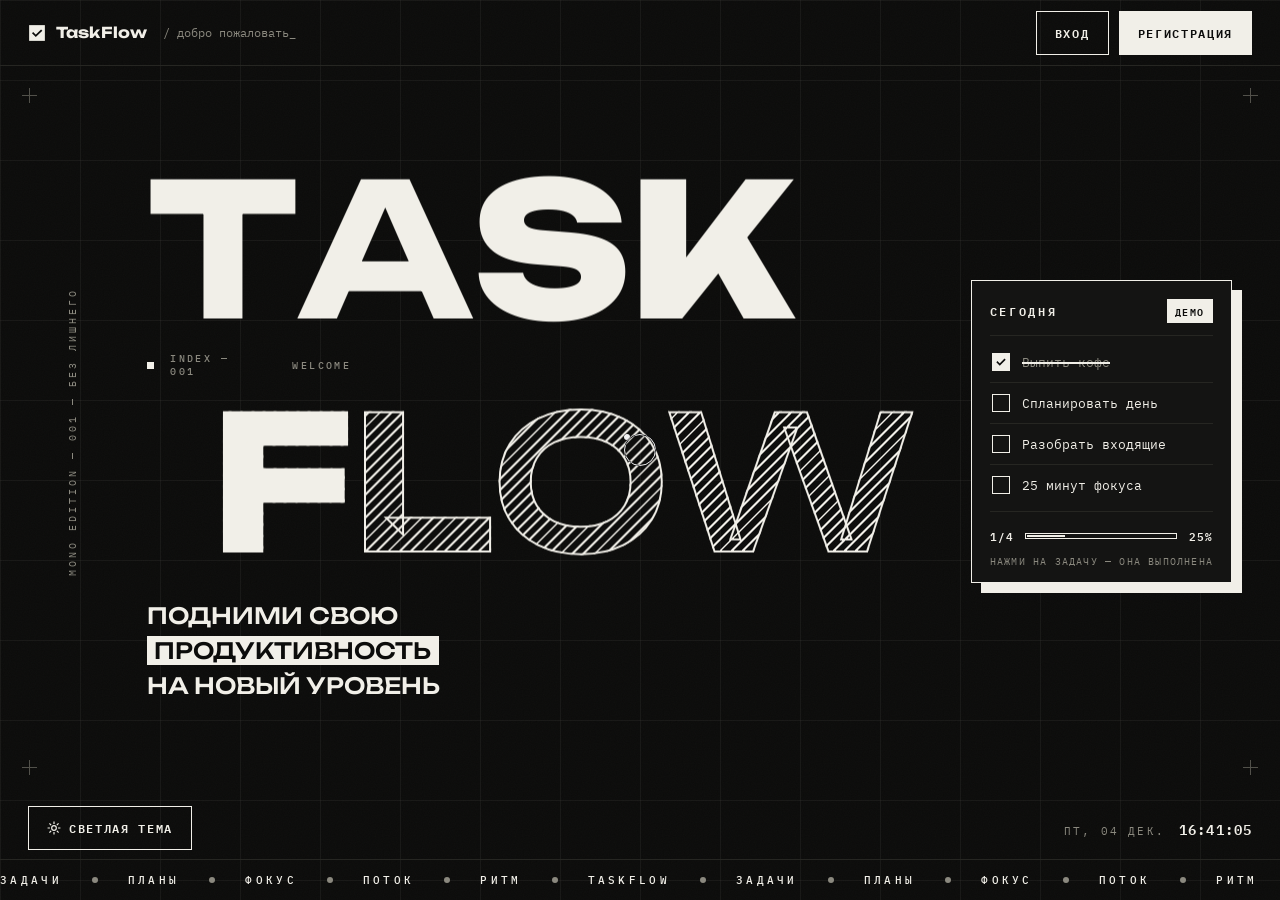
<file: frontend/index2.html>
<!DOCTYPE html>
<html lang="ru" data-theme="dark">
<head>
<meta charset="UTF-8">
<meta name="viewport" content="width=device-width, initial-scale=1.0">
<title>TaskFlow — подними свою продуктивность</title>
<link rel="icon" href='data:image/svg+xml,<svg xmlns="http://www.w3.org/2000/svg" viewBox="0 0 24 24"><rect x="1" y="1" width="22" height="22" fill="%23111"/><path d="M7 12.4l3.4 3.4L17.4 9" fill="none" stroke="white" stroke-width="2.6"/></svg>'>
<link rel="preconnect" href="https://fonts.googleapis.com">
<link rel="preconnect" href="https://fonts.gstatic.com" crossorigin>
<link href="https://fonts.googleapis.com/css2?family=Unbounded:wght@200..900&family=IBM+Plex+Mono:wght@400;500;600&display=swap" rel="stylesheet">
<style>
/* ============ ТОКЕНЫ ТЕМ ============ */
:root, html[data-theme="dark"]{
  --bg:#0c0c0b; --panel:#141413; --ink:#f1efe8; --muted:#8b897f;
  --line:#262622; --grid:rgba(241,239,232,.05);
}
html[data-theme="light"]{
  --bg:#f1f0ea; --panel:#faf9f4; --ink:#121210; --muted:#79776c;
  --line:#d8d6cb; --grid:rgba(18,18,16,.07);
}
:root{ --mono:'IBM Plex Mono',monospace; --disp:'Unbounded',sans-serif; }

/* ============ БАЗА ============ */
*,*::before,*::after{ box-sizing:border-box; margin:0; padding:0;
  transition: background-color .35s ease, border-color .35s ease, color .35s ease; }
html,body{ height:100%; overflow-x:hidden; }
body{
  background:var(--bg); color:var(--ink);
  font-family:var(--mono); font-size:14px;
  height:100dvh; display:flex; flex-direction:column; overflow:hidden;
  -webkit-font-smoothing:antialiased;
}
button{ font-family:inherit; color:inherit; background:none; border:none; cursor:pointer; }
:focus-visible{ outline:2px dashed var(--ink); outline-offset:3px; }

/* фоновая сетка + зерно */
body::before{ content:''; position:fixed; inset:0; z-index:0; pointer-events:none;
  background-image:
    linear-gradient(var(--grid) 1px, transparent 1px),
    linear-gradient(90deg, var(--grid) 1px, transparent 1px);
  background-size:80px 80px; }
.noise{ position:fixed; inset:0; z-index:1; pointer-events:none; opacity:.05;
  background-image:url("data:image/svg+xml,%3Csvg xmlns='http://www.w3.org/2000/svg' width='140' height='140'%3E%3Cfilter id='n'%3E%3CfeTurbulence type='fractalNoise' baseFrequency='0.85' numOctaves='2'/%3E%3C/filter%3E%3Crect width='140' height='140' filter='url(%23n)' opacity='0.55'/%3E%3C/svg%3E"); }

/* ============ ШАПКА ============ */
.topbar{ position:relative; z-index:2; display:flex; align-items:center; justify-content:space-between;
  height:66px; padding:0 28px; border-bottom:1px solid var(--line);
  opacity:0; animation:fade .8s ease .5s forwards; }
.brand{ display:flex; align-items:center; gap:10px; }
.brand-mark{ width:18px; height:18px; color:var(--ink); }
.brand-name{ font-family:var(--disp); font-weight:700; font-size:15px; letter-spacing:.01em; }
.brand-note{ color:var(--muted); font-size:12px; margin-left:6px; }
.caret{ animation:blink 1.1s steps(1) infinite; }
@keyframes blink{ 50%{ opacity:0; } }
.auth{ display:flex; gap:10px; }

/* ============ КНОПКИ ============ */
.btn{ font:600 12px var(--mono); letter-spacing:.14em; text-transform:uppercase;
  padding:11px 18px; border:1px solid var(--ink);
  transition: background-color .2s, color .2s, transform .16s ease, box-shadow .16s ease, border-color .35s;
  display:inline-flex; align-items:center; gap:8px; }
.btn:hover{ transform:translate(-2px,-2px); box-shadow:4px 4px 0 var(--ink); }
.btn:active{ transform:translate(0,0); box-shadow:0 0 0 var(--ink); }
.btn.solid{ background:var(--ink); color:var(--bg); }
.btn.solid:hover{ background:var(--bg); color:var(--ink); }

/* ============ ЦЕНТРАЛЬНАЯ СЦЕНА ============ */
.stage{ position:relative; z-index:2; flex:1; min-height:0;
  display:grid; grid-template-columns:48px 1fr auto; align-items:center;
  gap:clamp(24px,4vw,64px); padding:24px 48px; overflow:hidden; }

/* печатные крестики в углах */
.cross{ position:absolute; width:15px; height:15px; opacity:.55; }
.cross::before,.cross::after{ content:''; position:absolute; background:var(--muted); }
.cross::before{ left:7px; top:0; width:1px; height:15px; }
.cross::after{ top:7px; left:0; width:15px; height:1px; }
.c-tl{ top:22px; left:22px; } .c-tr{ top:22px; right:22px; }
.c-bl{ bottom:22px; left:22px; } .c-br{ bottom:22px; right:22px; }

.side{ writing-mode:vertical-rl; transform:rotate(180deg);
  font-size:10px; letter-spacing:.3em; text-transform:uppercase; color:var(--muted);
  white-space:nowrap; justify-self:center; }

/* ============ ЗАГОЛОВОК ============ */
.hero{ min-width:0; }
.hero-title{ font-weight:normal; }
.row{ display:block; overflow:hidden; }
.inner{ display:block; font-family:var(--disp); line-height:.96; letter-spacing:-.01em;
  font-size:clamp(3.2rem,14.5vw,12.5rem); will-change:transform;
  transform:translateY(112%); animation:rise .9s cubic-bezier(.16,.84,.28,1) forwards; }
.row:nth-of-type(1) .inner{ animation-delay:.15s; }
.row.outline-row .inner{ animation-delay:.3s; margin-left:clamp(1.2rem,5vw,5.5rem); }
@keyframes rise{ to{ transform:translateY(0); } }
@keyframes fade{ to{ opacity:1; } }

.solid-line span{ color:var(--ink); }
.outline-line span{
  color:transparent;
  -webkit-text-stroke:2px var(--ink);
  background-image:repeating-linear-gradient(-45deg, var(--ink) 0 2px, transparent 2px 8px);
  -webkit-background-clip:text; background-clip:text;
  animation:hatch 2.4s linear infinite;
  transition:color .35s ease;
}
.outline-line span.filled{ color:var(--ink); animation-play-state:paused; }
@keyframes hatch{ to{ background-position:11.3px 0; } }

.rule-row{ display:flex; align-items:center; gap:16px;
  margin:clamp(10px,1.6vh,20px) 0; max-width:34ch;
  font:500 10px var(--mono); letter-spacing:.24em; text-transform:uppercase; color:var(--muted);
  opacity:0; animation:fade .8s ease .45s forwards; }
.rule-row .sq{ width:7px; height:7px; background:var(--ink); flex:none; }
.rule-row .rule{ flex:1; height:1px; background:var(--line); }

.tagline{ font-family:var(--disp); font-weight:500; text-transform:uppercase;
  font-size:clamp(.92rem,1.9vw,1.4rem); line-height:1.55; margin-top:clamp(1.2rem,3.2vh,2.4rem);
  max-width:22ch; overflow:hidden; }
.tagline .tag-in{ display:block; transform:translateY(112%); animation:rise .9s cubic-bezier(.16,.84,.28,1) .5s forwards; }
.mark{ background:var(--ink); color:var(--bg); padding:.06em .32em;
  box-decoration-break:clone; -webkit-box-decoration-break:clone; }

/* ============ КАРТОЧКА-ДЕМО ============ */
.demo-card{ width:min(340px,100%); border:1px solid var(--ink); background:var(--panel);
  box-shadow:10px 10px 0 var(--ink); padding:18px 18px 14px;
  opacity:0; animation:cardIn .8s cubic-bezier(.16,.84,.28,1) .7s forwards; }
@keyframes cardIn{ from{ opacity:0; transform:translateY(20px); } to{ opacity:1; transform:none; } }
.card-head{ display:flex; align-items:center; justify-content:space-between;
  padding-bottom:12px; border-bottom:1px solid var(--line); }
.card-title{ font:600 12px var(--mono); letter-spacing:.22em; text-transform:uppercase; }
.badge{ font:600 10px var(--mono); letter-spacing:.16em; text-transform:uppercase;
  background:var(--ink); color:var(--bg); padding:3px 8px; }
.task-list{ list-style:none; padding:6px 0; }
.task{ display:flex; align-items:center; gap:12px; padding:11px 2px;
  border-bottom:1px solid var(--line); cursor:pointer; user-select:none; position:relative; }
.task:last-child{ border-bottom:none; }
.task .box{ flex:none; width:18px; height:18px; border:1.5px solid var(--ink);
  display:grid; place-items:center; transition:transform .18s ease; }
.task .box svg{ width:12px; height:12px; color:var(--bg); opacity:0; transform:scale(.4); transition:.2s ease; }
.task .task-text{ font-size:13px; position:relative; transition:color .3s; }
.task .task-text::after{ content:''; position:absolute; left:0; top:52%; height:1.5px; width:0;
  background:var(--ink); transition:width .35s cubic-bezier(.16,.84,.28,1); }
.task:hover .box{ transform:scale(1.15); }
.task.done .box{ background:var(--ink); }
.task.done .box svg{ opacity:1; transform:scale(1); }
.task.done .task-text{ color:var(--muted); }
.task.done .task-text::after{ width:100%; }
@keyframes pop{ 40%{ transform:scale(.8); } }
.task.done .box{ animation:pop .25s ease; }
.card-foot{ display:flex; align-items:center; gap:12px; padding-top:14px; border-top:1px solid var(--line);
  font:600 11px var(--mono); letter-spacing:.08em; }
.bar{ flex:1; height:6px; border:1px solid var(--ink); position:relative; }
.bar i{ position:absolute; inset:1px auto 1px 1px; width:0; background:var(--ink); transition:width .5s cubic-bezier(.16,.84,.28,1); }
.card-hint{ font-size:10px; color:var(--muted); letter-spacing:.12em; text-transform:uppercase; padding-top:10px; }

/* ============ НИЗ ============ */
.bottom{ position:relative; z-index:2; opacity:0; animation:fade .8s ease .6s forwards; }
.footbar{ display:flex; align-items:center; justify-content:space-between;
  height:62px; padding:0 28px; }
.theme-btn .ic{ width:14px; height:14px; }
html[data-theme="dark"] .ic-moon, html[data-theme="dark"] .t-to-dark{ display:none; }
html[data-theme="light"] .ic-sun, html[data-theme="light"] .t-to-light{ display:none; }
.clockbox{ display:flex; align-items:baseline; gap:14px; }
.date{ font-size:11px; letter-spacing:.2em; text-transform:uppercase; color:var(--muted); }
.clock{ font-size:14px; font-weight:600; font-variant-numeric:tabular-nums; letter-spacing:.08em; }

.marquee{ overflow:hidden; border-top:1px solid var(--line); }
.marquee-track{ display:flex; width:max-content; animation:mq 28s linear infinite; }
.marquee:hover .marquee-track{ animation-play-state:paused; }
@keyframes mq{ to{ transform:translateX(-50%); } }
.m-half{ display:flex; align-items:center; gap:30px; padding:13px 30px 13px 0; }
.m-word{ font:500 11px var(--mono); letter-spacing:.3em; text-transform:uppercase; color:var(--ink); }
.m-dot{ width:6px; height:6px; border-radius:50%; background:var(--muted); flex:none; }

/* ============ МОДАЛКА ============ */
.overlay{ position:fixed; inset:0; z-index:80; display:flex; align-items:center; justify-content:center;
  background:rgba(0,0,0,.55); backdrop-filter:blur(3px);
  opacity:0; visibility:hidden; transition:opacity .25s ease, visibility .25s; }
.overlay.open{ opacity:1; visibility:visible; }
.modal{ width:min(440px,calc(100vw - 40px)); background:var(--panel); border:1px solid var(--ink);
  box-shadow:12px 12px 0 var(--ink); padding:26px 28px 22px;
  transform:translateY(16px); transition:transform .3s cubic-bezier(.16,.84,.28,1), background-color .35s, border-color .35s; }
.overlay.open .modal{ transform:none; }
.modal-head{ display:flex; align-items:center; justify-content:space-between; margin-bottom:22px; }
.modal-head h3{ font-family:var(--disp); font-weight:700; font-size:19px; }
.icon-btn{ width:34px; height:34px; border:1px solid var(--ink); display:grid; place-items:center;
  transition:background-color .2s, color .2s, transform .16s, box-shadow .16s; }
.icon-btn:hover{ background:var(--ink); color:var(--bg); transform:translate(-2px,-2px); box-shadow:3px 3px 0 var(--ink); }
.icon-btn svg{ width:14px; height:14px; }
.field{ display:block; margin-bottom:18px; }
.f-label{ display:block; font-size:10px; letter-spacing:.24em; text-transform:uppercase; color:var(--muted); margin-bottom:6px; }
.field input{ width:100%; background:transparent; border:none; border-bottom:1px solid var(--ink);
  border-radius:0; padding:9px 2px; font:500 14px var(--mono); color:var(--ink); outline:none; }
.field input::placeholder{ color:var(--muted); }
.field input:focus{ border-bottom-width:2px; }
.f-err{ display:none; margin-top:7px; font-size:11px; background:var(--ink); color:var(--bg); padding:3px 8px; }
.field.error{ animation:shake .16s 2; }
.field.error .f-err{ display:inline-block; }
@keyframes shake{ 25%{ transform:translateX(-4px);} 75%{ transform:translateX(4px);} }
.submit{ width:100%; justify-content:center; margin-top:8px; padding:13px; }
.submit svg{ width:15px; height:15px; transition:transform .2s; }
.submit:hover svg{ transform:translateX(4px); }
.modal-note{ font-size:10px; color:var(--muted); letter-spacing:.1em; text-transform:uppercase; margin-top:16px; text-align:center; }

/* ============ ТОСТЫ ============ */
.toasts{ position:fixed; right:20px; bottom:20px; z-index:95; display:flex; flex-direction:column; gap:10px; }
.toast-item{ background:var(--panel); border:1px solid var(--ink); border-left:5px solid var(--ink);
  color:var(--ink); font:500 12px var(--mono); padding:12px 16px; max-width:300px;
  box-shadow:5px 5px 0 var(--ink);
  opacity:0; transform:translateY(14px);
  transition:opacity .3s ease, transform .3s cubic-bezier(.16,.84,.28,1), background-color .35s, color .35s; }
.toast-item.show{ opacity:1; transform:none; }

/* ============ ШТОРКА СМЕНЫ ТЕМЫ ============ */
#veil{ position:fixed; inset:0; z-index:90; pointer-events:none;
  clip-path:circle(0px at 50% 50%); transition:clip-path .6s cubic-bezier(.5,0,.3,1); }

/* ============ КАСТОМНЫЙ КУРСОР ============ */
.cursor-dot,.cursor-ring{ position:fixed; left:0; top:0; z-index:100; pointer-events:none;
  mix-blend-mode:difference; display:none; }
body.has-cursor .cursor-dot, body.has-cursor .cursor-ring{ display:block; }
body.has-cursor, body.has-cursor *{ cursor:none !important; }
.cursor-dot{ width:6px; height:6px; background:#fff; border-radius:50%; }
.cursor-ring{ width:32px; height:32px; border:1.5px solid #fff; border-radius:50%;
  transition:width .25s ease, height .25s ease; }
.cursor-ring.big{ width:58px; height:58px; }

/* ============ АДАПТИВ ============ */
@media (max-width:1080px){
  body{ height:auto; min-height:100dvh; overflow-y:auto; }
  .stage{ grid-template-columns:1fr; justify-items:start; gap:40px;
    padding:36px 28px 48px; overflow:visible; }
  .side,.cross{ display:none; }
  .inner{ font-size:clamp(3rem,17vw,9rem); }
  .demo-card{ width:min(400px,100%); box-shadow:8px 8px 0 var(--ink); }
}
@media (max-width:760px){
  .brand-note{ display:none; }
  .topbar{ padding:0 18px; height:60px; }
  .footbar{ padding:0 18px; }
  .btn{ padding:9px 12px; font-size:11px; letter-spacing:.08em; }
  .date{ display:none; }
  .inner{ font-size:clamp(2.7rem,21vw,7rem); }
}
@media (prefers-reduced-motion:reduce){
  .outline-line span,.marquee-track,.caret{ animation:none; }
  .inner,.tagline .tag-in{ animation-duration:.01s; }
}
</style>
</head>
<body>

<div class="noise" aria-hidden="true"></div>
<div class="cursor-dot" aria-hidden="true"></div>
<div class="cursor-ring" aria-hidden="true"></div>
<div id="veil" aria-hidden="true"></div>

<!-- ШАПКА -->
<header class="topbar">
  <div class="brand">
    <svg class="brand-mark" viewBox="0 0 24 24" aria-hidden="true">
      <rect x="1.5" y="1.5" width="21" height="21" fill="currentColor"/>
      <path d="M7 12.4l3.4 3.4L17.4 9" fill="none" stroke="var(--bg)" stroke-width="2.4" stroke-linecap="square"/>
    </svg>
    <span class="brand-name">TaskFlow</span>
    <span class="brand-note">/ добро пожаловать<span class="caret">_</span></span>
  </div>
  <nav class="auth">
    <button class="btn ghost" id="loginBtn">Вход</button>
    <button class="btn solid" id="signupBtn">Регистрация</button>
  </nav>
</header>

<!-- ЦЕНТР -->
<main class="stage">
  <span class="cross c-tl"></span><span class="cross c-tr"></span>
  <span class="cross c-bl"></span><span class="cross c-br"></span>
  <aside class="side" aria-hidden="true">mono edition — 001 — без лишнего</aside>

  <section class="hero">
    <h1 class="hero-title" aria-label="TaskFlow">
      <span class="row" aria-hidden="true"><span class="inner solid-line" id="w1">TASK</span></span>
      <span class="rule-row" aria-hidden="true"><i class="sq"></i><span>index — 001</span><i class="rule"></i><span>welcome</span></span>
      <span class="row outline-row" aria-hidden="true"><span class="inner outline-line" id="w2">FLOW</span></span>
    </h1>
    <p class="tagline"><span class="tag-in">Подними свою <span class="mark">продуктивность</span> на&nbsp;новый уровень</span></p>
  </section>

  <!-- живое демо задач -->
  <aside class="demo-card" aria-label="Демо списка задач">
    <div class="card-head">
      <span class="card-title">Сегодня</span>
      <span class="badge">демо</span>
    </div>
    <ul class="task-list">
      <li class="task done" tabindex="0" role="checkbox" aria-checked="true">
        <span class="box"><svg viewBox="0 0 24 24" aria-hidden="true"><path d="M5 12.5l4.5 4.5L19 7.5" fill="none" stroke="currentColor" stroke-width="3.4" stroke-linecap="square"/></svg></span>
        <span class="task-text">Выпить кофе</span></li>
      <li class="task" tabindex="0" role="checkbox" aria-checked="false">
        <span class="box"><svg viewBox="0 0 24 24" aria-hidden="true"><path d="M5 12.5l4.5 4.5L19 7.5" fill="none" stroke="currentColor" stroke-width="3.4" stroke-linecap="square"/></svg></span>
        <span class="task-text">Спланировать день</span></li>
      <li class="task" tabindex="0" role="checkbox" aria-checked="false">
        <span class="box"><svg viewBox="0 0 24 24" aria-hidden="true"><path d="M5 12.5l4.5 4.5L19 7.5" fill="none" stroke="currentColor" stroke-width="3.4" stroke-linecap="square"/></svg></span>
        <span class="task-text">Разобрать входящие</span></li>
      <li class="task" tabindex="0" role="checkbox" aria-checked="false">
        <span class="box"><svg viewBox="0 0 24 24" aria-hidden="true"><path d="M5 12.5l4.5 4.5L19 7.5" fill="none" stroke="currentColor" stroke-width="3.4" stroke-linecap="square"/></svg></span>
        <span class="task-text">25 минут фокуса</span></li>
    </ul>
    <div class="card-foot">
      <span id="taskCount">1/4</span>
      <span class="bar"><i id="taskBar"></i></span>
      <span id="taskPct">25%</span>
    </div>
    <p class="card-hint">нажми на задачу — она выполнена</p>
  </aside>
</main>

<!-- НИЗ -->
<footer class="bottom">
  <div class="footbar">
    <button class="btn ghost theme-btn" id="themeBtn" aria-label="Переключить тему">
      <svg class="ic ic-sun" viewBox="0 0 24 24" fill="none" stroke="currentColor" stroke-width="2" stroke-linecap="square" aria-hidden="true">
        <circle cx="12" cy="12" r="4"/><path d="M12 2v2M12 20v2M4.9 4.9l1.5 1.5M17.6 17.6l1.5 1.5M2 12h2M20 12h2M4.9 19.1l1.5-1.5M17.6 6.4l1.5-1.5"/>
      </svg>
      <svg class="ic ic-moon" viewBox="0 0 24 24" fill="none" stroke="currentColor" stroke-width="2" stroke-linejoin="round" aria-hidden="true">
        <path d="M21 12.8A9 9 0 1 1 11.2 3 7 7 0 0 0 21 12.8z"/>
      </svg>
      <span class="t-to-light">Светлая тема</span>
      <span class="t-to-dark">Тёмная тема</span>
    </button>
    <div class="clockbox"><span class="date" id="date">—</span><span class="clock" id="clock">--:--:--</span></div>
  </div>
  <div class="marquee" aria-hidden="true"><div class="marquee-track" id="mtrack"></div></div>
</footer>

<!-- МОДАЛКА -->
<div class="overlay" id="overlay">
  <div class="modal" role="dialog" aria-modal="true" aria-labelledby="modalTitle">
    <div class="modal-head">
      <h3 id="modalTitle">Регистрация</h3>
      <button class="icon-btn" id="modalClose" aria-label="Закрыть">
        <svg viewBox="0 0 24 24" stroke="currentColor" stroke-width="2.4" stroke-linecap="square"><path d="M5 5l14 14M19 5L5 19"/></svg>
      </button>
    </div>
    <form id="authForm" novalidate>
      <label class="field" id="fName">
        <span class="f-label">Имя</span>
        <input type="text" id="nameInput" autocomplete="name" placeholder="Как тебя звать?">
        <em class="f-err">Введите имя — хотя бы два символа</em>
      </label>
      <label class="field" id="fEmail">
        <span class="f-label">Email</span>
        <input type="email" id="emailInput" autocomplete="email" placeholder="you@example.com">
        <em class="f-err">Похоже, это не email</em>
      </label>
      <label class="field" id="fPass">
        <span class="f-label">Пароль</span>
        <input type="password" id="passInput" autocomplete="new-password" placeholder="Минимум 6 символов">
        <em class="f-err">Слишком короткий пароль</em>
      </label>
      <button type="submit" class="btn solid submit" id="submitBtn">
        <span id="submitText">Создать аккаунт</span>
        <svg viewBox="0 0 24 24" fill="none" stroke="currentColor" stroke-width="2.2" stroke-linecap="square" aria-hidden="true"><path d="M3 12h17M14 5.5L20.5 12 14 18.5"/></svg>
      </button>
      <p class="modal-note">демо-режим — данные никуда не отправляются</p>
    </form>
  </div>
</div>

<div class="toasts" id="toasts" aria-live="polite"></div>

<script>
'use strict';
const $ = s => document.querySelector(s);
const html = document.documentElement;

/* ---------- 1. Заголовок: буквы + вариативный вес ---------- */
function splitWord(el){
  const text = el.textContent; el.textContent = '';
  [...text].forEach(ch => {
    const s = document.createElement('span');
    s.textContent = ch;
    el.appendChild(s);
  });
}
splitWord($('#w1')); splitWord($('#w2'));

const letters = [...document.querySelectorAll('#w1 span, #w2 span')].map(el => ({
  el,
  outline: !!el.closest('.outline-line'),
  cx: 0, cy: 0,
  base: el.closest('.outline-line') ? 480 : 640,
  cur: 0
}));
letters.forEach(l => l.cur = l.base);

function cacheLetters(){
  letters.forEach(l => {
    const r = l.el.getBoundingClientRect();
    l.cx = r.left + r.width / 2;
    l.cy = r.top + r.height / 2;
  });
}
cacheLetters();
if (document.fonts && document.fonts.ready) document.fonts.ready.then(cacheLetters);
addEventListener('load', cacheLetters);
addEventListener('resize', cacheLetters);

/* ---------- 2. Волны веса + кастомный курсор (единый rAF) ---------- */
const R = 240, SPEED = 0.55;
let mouse = { x: innerWidth / 2, y: innerHeight / 2 };
let waves = [];
const reduced = matchMedia('(prefers-reduced-motion: reduce)').matches;

addEventListener('mousemove', e => { mouse.x = e.clientX; mouse.y = e.clientY; });
 $('.hero-title').addEventListener('pointerdown', e => {
  waves.push({ x: e.clientX, y: e.clientY, t: performance.now() });
  if (waves.length > 6) waves.shift();
});

const ringEl = $('.cursor-ring'), dotEl = $('.cursor-dot');
let rx = mouse.x, ry = mouse.y;

function frame(now){
  waves = waves.filter(w => now - w.t < 2600);
  for (const l of letters){
    let target = l.base;
    const d = Math.hypot(mouse.x - l.cx, mouse.y - l.cy);
    const infl = Math.max(0, 1 - d / R);
    target += infl * infl * (900 - l.base);
    for (const w of waves){
      const dw = Math.hypot(w.x - l.cx, w.y - l.cy);
      const edge = Math.abs(dw - (now - w.t) * SPEED);
      if (edge < 90) target = Math.min(900, target + (1 - edge / 90) * 620);
    }
    l.cur += (target - l.cur) * 0.16;
    l.el.style.fontVariationSettings = `'wght' ${l.cur.toFixed(1)}`;
    if (l.outline) l.el.classList.toggle('filled', l.cur > 690);
  }
  dotEl.style.transform = `translate(${mouse.x}px, ${mouse.y}px)`;
  rx += (mouse.x - rx) * 0.18;
  ry += (mouse.y - ry) * 0.18;
  ringEl.style.transform = `translate(${rx}px, ${ry}px)`;
  requestAnimationFrame(frame);
}
requestAnimationFrame(frame);

// позиционирование с учётом собственных размеров колец
dotEl.style.left = ringEl.style.left = '-3px';
dotEl.style.top = ringEl.style.top = '-3px';
dotEl.style.marginLeft = ringEl.style.marginLeft = '-16px';
dotEl.style.marginTop = ringEl.style.marginTop = '-16px';
dotEl.style.left = dotEl.style.top = '0';
ringEl.style.left = ringEl.style.top = '0';

if (matchMedia('(hover:hover) and (pointer:fine)').matches){
  document.body.classList.add('has-cursor');
  const HOVER = 'button, a, input, .task, .hero-title, .icon-btn';
  document.addEventListener('mouseover', e => { if (e.target.closest(HOVER)) ringEl.classList.add('big'); });
  document.addEventListener('mouseout',  e => { if (e.target.closest(HOVER)) ringEl.classList.remove('big'); });
}

// приветственная волна по буквам через мгновение после загрузки
if (!reduced) setTimeout(() => {
  const r = $('.hero-title').getBoundingClientRect();
  waves.push({ x: r.left + r.width * 0.25, y: r.top + r.height / 2, t: performance.now() });
}, 800);

/* ---------- 3. Демо-задачи ---------- */
const tasks = [...document.querySelectorAll('.task')];
const cntEl = $('#taskCount'), barEl = $('#taskBar'), pctEl = $('#taskPct');
let wasAll = tasks.every(t => t.classList.contains('done'));

function refresh(silent){
  const total = tasks.length;
  const done = tasks.filter(t => t.classList.contains('done')).length;
  cntEl.textContent = `${done}/${total}`;
  barEl.style.width = (done / total * 100) + '%';
  pctEl.textContent = Math.round(done / total * 100) + '%';
  tasks.forEach(t => t.setAttribute('aria-checked', t.classList.contains('done')));
  if (!silent){
    if (done === total && !wasAll) toast('Все задачи выполнены — вот это темп!');
    wasAll = done === total;
  }
}
tasks.forEach(t => {
  const act = () => { t.classList.toggle('done'); refresh(false); };
  t.addEventListener('click', act);
  t.addEventListener('keydown', e => {
    if (e.key === 'Enter' || e.key === ' '){ e.preventDefault(); act(); }
  });
});
refresh(true);

/* ---------- 4. Тосты ---------- */
function toast(msg){
  const t = document.createElement('div');
  t.className = 'toast-item';
  t.textContent = msg;
  $('#toasts').appendChild(t);
  requestAnimationFrame(() => requestAnimationFrame(() => t.classList.add('show')));
  setTimeout(() => { t.classList.remove('show'); setTimeout(() => t.remove(), 350); }, 3400);
}

/* ---------- 5. Модалка входа / регистрации ---------- */
const overlay = $('#overlay'), form = $('#authForm');
const fName = $('#fName'), nameInput = $('#nameInput');
const fEmail = $('#fEmail'), emailInput = $('#emailInput');
const fPass = $('#fPass'), passInput = $('#passInput');
const modalTitle = $('#modalTitle'), submitText = $('#submitText'), submitBtn = $('#submitBtn');
let mode = 'signup';

function openModal(m){
  mode = m;
  const isSignup = m === 'signup';
  modalTitle.textContent = isSignup ? 'Регистрация' : 'Вход';
  submitText.textContent = isSignup ? 'Создать аккаунт' : 'Войти';
  fName.style.display = isSignup ? '' : 'none';
  form.reset();
  [fName, fEmail, fPass].forEach(f => f.classList.remove('error'));
  overlay.classList.add('open');
  setTimeout(() => (isSignup ? nameInput : emailInput).focus(), 200);
}
function closeModal(){ overlay.classList.remove('open'); }

 $('#signupBtn').addEventListener('click', () => openModal('signup'));
 $('#loginBtn').addEventListener('click', () => openModal('login'));
 $('#modalClose').addEventListener('click', closeModal);
overlay.addEventListener('click', e => { if (e.target === overlay) closeModal(); });
addEventListener('keydown', e => { if (e.key === 'Escape') closeModal(); });

[nameInput, emailInput, passInput].forEach((inp, i) => {
  inp.addEventListener('input', () => [fName, fEmail, fPass][i].classList.remove('error'));
});

form.addEventListener('submit', e => {
  e.preventDefault();
  let ok = true;
  const mark = (field, bad) => {
    field.classList.remove('error');
    if (bad){ void field.offsetWidth; field.classList.add('error'); ok = false; }
  };
  if (mode === 'signup') mark(fName, nameInput.value.trim().length < 2);
  mark(fEmail, !/^[^\s@]+@[^\s@]+\.[^\s@]+$/.test(emailInput.value.trim()));
  mark(fPass, passInput.value.length < 6);
  if (!ok) return;

  submitBtn.disabled = true;
  submitText.textContent = 'Секунду…';
  setTimeout(() => {
    submitBtn.disabled = false;
    closeModal();
    toast(mode === 'signup'
      ? 'Аккаунт создан. Добро пожаловать в TaskFlow!'
      : 'С возвращением — к делам!');
  }, 450);
});

/* ---------- 6. Тема: круговая «шторка» от кнопки ---------- */
const themeBtn = $('#themeBtn'), veil = $('#veil');
const THEME_BG = { dark: '#0c0c0b', light: '#f1f0ea' };
let themeBusy = false;

themeBtn.addEventListener('click', () => {
  if (themeBusy) return;
  themeBusy = true;
  const r = themeBtn.getBoundingClientRect();
  const x = r.left + r.width / 2, y = r.top + r.height / 2;
  const next = html.dataset.theme === 'dark' ? 'light' : 'dark';

  veil.style.background = THEME_BG[next];
  veil.style.clipPath = `circle(0px at ${x}px ${y}px)`;
  requestAnimationFrame(() => requestAnimationFrame(() => {
    veil.style.clipPath = `circle(${Math.hypot(innerWidth, innerHeight)}px at ${x}px ${y}px)`;
  }));

  setTimeout(() => {
    html.dataset.theme = next;
    veil.style.clipPath = 'circle(0px at 50% 50%)';
    setTimeout(() => themeBusy = false, 100);
  }, 620);
});

/* ---------- 7. Часы ---------- */
function tick(){
  const d = new Date();
  $('#clock').textContent = d.toLocaleTimeString('ru-RU');
  $('#date').textContent = new Intl.DateTimeFormat('ru-RU', { weekday: 'short', day: '2-digit', month: 'short' })
    .format(d).toUpperCase();
}
setInterval(tick, 1000); tick();

/* ---------- 8. Бегущая строка ---------- */
const words = ['ЗАДАЧИ', 'ПЛАНЫ', 'ФОКУС', 'ПОТОК', 'РИТМ', 'TASKFLOW'];
const seq = words.map(w => `<span class="m-word">${w}</span><i class="m-dot"></i>`).join('');
 $('#mtrack').innerHTML = `<div class="m-half">${seq}</div><div class="m-half">${seq}</div>`;
</script>
</body>
</html>
</file>
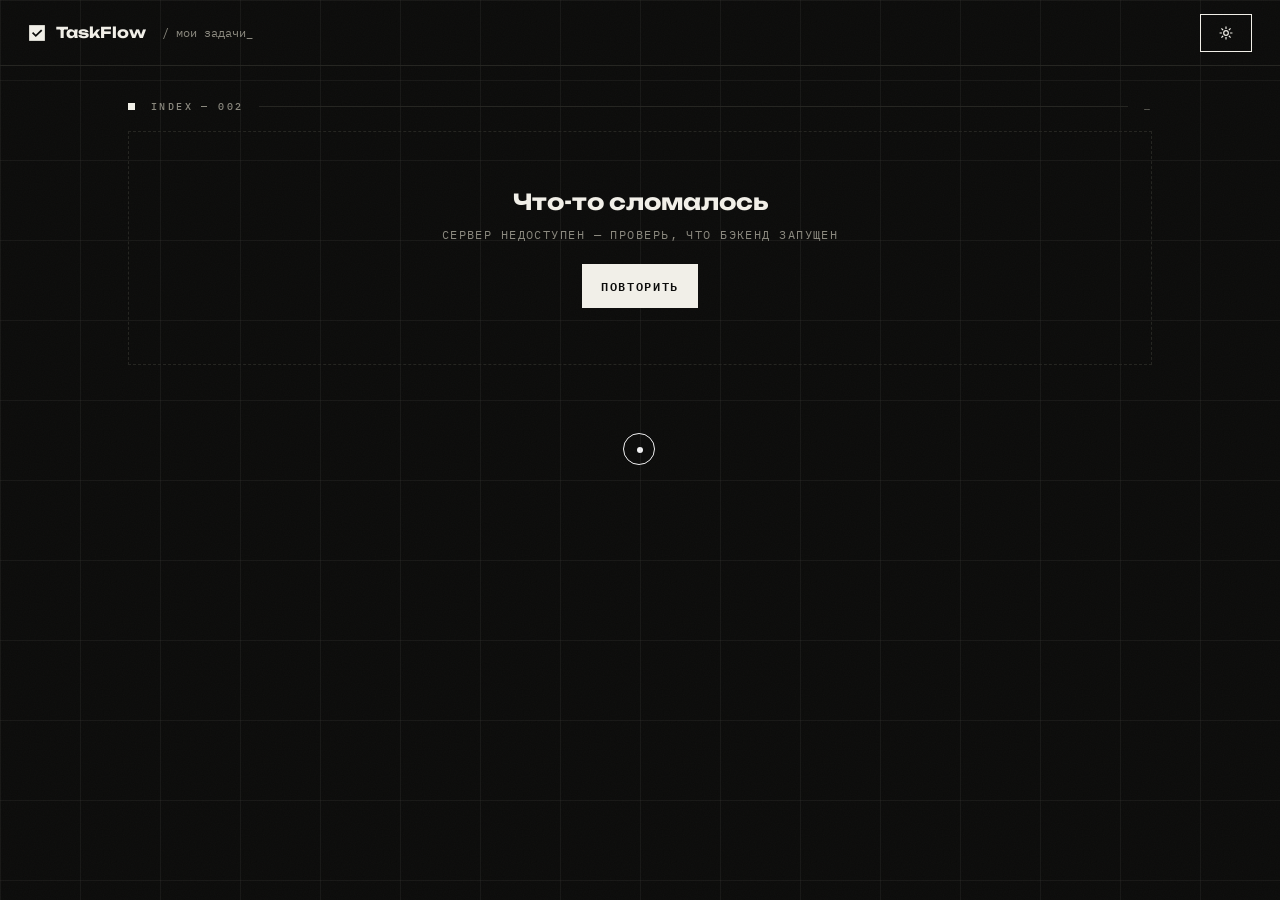
<file: frontend/profile.html>
<!DOCTYPE html>
<html lang="ru" data-theme="dark">
<head>
<meta charset="UTF-8">
<meta name="viewport" content="width=device-width, initial-scale=1.0">
<title>TaskFlow — мои задачи</title>
<script>try{const t=localStorage.getItem('taskflow.theme');if(t)document.documentElement.dataset.theme=t;}catch(_){}</script>
<link rel="icon" href='data:image/svg+xml,<svg xmlns="http://www.w3.org/2000/svg" viewBox="0 0 24 24"><rect x="1" y="1" width="22" height="22" fill="%23111"/><path d="M7 12.4l3.4 3.4L17.4 9" fill="none" stroke="white" stroke-width="2.6"/></svg>'>
<link rel="preconnect" href="https://fonts.googleapis.com">
<link rel="preconnect" href="https://fonts.gstatic.com" crossorigin>
<link href="https://fonts.googleapis.com/css2?family=Unbounded:wght@200..900&family=IBM+Plex+Mono:wght@400;500;600&display=swap" rel="stylesheet">
<style>
:root, html[data-theme="dark"]{
  --bg:#0c0c0b; --panel:#141413; --ink:#f1efe8; --muted:#8b897f;
  --line:#262622; --grid:rgba(241,239,232,.05);
}
html[data-theme="light"]{
  --bg:#f1f0ea; --panel:#faf9f4; --ink:#121210; --muted:#79776c;
  --line:#d8d6cb; --grid:rgba(18,18,16,.07);
}
:root{ --mono:'IBM Plex Mono',monospace; --disp:'Unbounded',sans-serif; }

*,*::before,*::after{ box-sizing:border-box; margin:0; padding:0;
  transition: background-color .35s ease, border-color .35s ease, color .35s ease; }
[hidden]{ display:none !important; }
html,body{ min-height:100%; overflow-x:hidden; }
body{ background:var(--bg); color:var(--ink); font-family:var(--mono); font-size:14px;
  min-height:100dvh; display:flex; flex-direction:column; -webkit-font-smoothing:antialiased; }
button{ font-family:inherit; color:inherit; background:none; border:none; cursor:pointer; }
:focus-visible{ outline:2px dashed var(--ink); outline-offset:3px; }

body::before{ content:''; position:fixed; inset:0; z-index:0; pointer-events:none;
  background-image:
    linear-gradient(var(--grid) 1px, transparent 1px),
    linear-gradient(90deg, var(--grid) 1px, transparent 1px);
  background-size:80px 80px; }
.noise{ position:fixed; inset:0; z-index:1; pointer-events:none; opacity:.05;
  background-image:url("data:image/svg+xml,%3Csvg xmlns='http://www.w3.org/2000/svg' width='140' height='140'%3E%3Cfilter id='n'%3E%3CfeTurbulence type='fractalNoise' baseFrequency='0.85' numOctaves='2'/%3E%3C/filter%3E%3Crect width='140' height='140' filter='url(%23n)' opacity='0.55'/%3E%3C/svg%3E"); }

/* ---------- шапка ---------- */
.topbar{ position:relative; z-index:2; display:flex; align-items:center; justify-content:space-between;
  height:66px; padding:0 28px; border-bottom:1px solid var(--line); }
.brand{ display:flex; align-items:center; gap:10px; }
.brand-mark{ width:18px; height:18px; color:var(--ink); }
.brand-name{ font-family:var(--disp); font-weight:700; font-size:15px; }
.brand-note{ color:var(--muted); font-size:12px; margin-left:6px; }
.caret{ animation:blink 1.1s steps(1) infinite; }
@keyframes blink{ 50%{ opacity:0; } }
.auth{ display:flex; gap:10px; align-items:center; }

.user-chip{ display:inline-flex; align-items:center; gap:10px;
  font:600 12px var(--mono); letter-spacing:.14em; text-transform:uppercase;
  padding:0 4px; white-space:nowrap; overflow:hidden; text-overflow:ellipsis;
  max-width:230px; color:var(--ink); }
.user-chip::before{ content:''; width:7px; height:7px; background:var(--ink); flex:none; }

/* ---------- кнопки ---------- */
.btn{ font:600 12px var(--mono); letter-spacing:.14em; text-transform:uppercase;
  padding:11px 18px; border:1px solid var(--ink);
  transition: background-color .2s, color .2s, transform .16s ease, box-shadow .16s ease, border-color .35s;
  display:inline-flex; align-items:center; gap:8px; text-decoration:none; }
.btn:hover{ transform:translate(-2px,-2px); box-shadow:4px 4px 0 var(--ink); }
.btn:active{ transform:translate(0,0); box-shadow:0 0 0 var(--ink); }
.btn:disabled{ opacity:.55; pointer-events:none; }
.btn.solid{ background:var(--ink); color:var(--bg); }
.btn.solid:hover{ background:var(--bg); color:var(--ink); }
.btn .ic{ width:14px; height:14px; flex:none; }
html[data-theme="dark"] .ic-moon{ display:none; }
html[data-theme="light"] .ic-sun{ display:none; }

/* ---------- контент ---------- */
.wrap{ position:relative; z-index:2; width:min(1080px,100%);
  margin:0 auto; padding:34px 28px 64px; }
.rule-row{ display:flex; align-items:center; gap:16px; margin:0 0 18px;
  font:500 10px var(--mono); letter-spacing:.24em; text-transform:uppercase; color:var(--muted); }
.rule-row .sq{ width:7px; height:7px; background:var(--ink); flex:none; }
.rule-row .rule{ flex:1; height:1px; background:var(--line); }

.page-head{ display:flex; align-items:flex-end; justify-content:space-between;
  gap:20px; margin-bottom:30px; flex-wrap:wrap; }
.page-title{ font-family:var(--disp); font-weight:640; letter-spacing:-.01em;
  font-size:clamp(2rem,5.5vw,3.6rem); line-height:1; }
.page-title em{ font-style:normal; color:transparent; -webkit-text-stroke:2px var(--ink);
  background-image:repeating-linear-gradient(-45deg, var(--ink) 0 2px, transparent 2px 8px);
  -webkit-background-clip:text; background-clip:text;
  animation:hatch 2.4s linear infinite; }
@keyframes hatch{ to{ background-position:11.3px 0; } }

/* панели состояний (нет сессии / ошибка) */
.panel{ border:1px dashed var(--line); padding:56px 24px; text-align:center; margin-top:8px; }
.panel .big{ font-family:var(--disp); font-weight:700; font-size:22px; margin-bottom:12px; }
.panel p{ color:var(--muted); font-size:12px; letter-spacing:.12em; text-transform:uppercase; margin-bottom:22px; }

/* ---------- статистика ---------- */
.board{ display:grid; grid-template-columns:minmax(240px,340px) 1fr; gap:22px; margin-bottom:34px; }
.stat-hero{ border:1px solid var(--ink); background:var(--panel); box-shadow:8px 8px 0 var(--ink);
  padding:20px 22px 18px; }
.stat-hero .num{ font-family:var(--disp); font-weight:700;
  font-size:clamp(3.4rem,7vw,5.4rem); line-height:1; font-variant-numeric:tabular-nums; }
.stat-hero .num i{ font-style:normal; font-size:.42em; color:var(--muted); font-weight:500; }
.stat-hero .cap{ margin-top:8px; font-size:10px; letter-spacing:.24em;
  text-transform:uppercase; color:var(--muted); }
.bar{ height:7px; border:1px solid var(--ink); margin-top:14px; position:relative; }
.bar i{ position:absolute; inset:1px auto 1px 1px; width:0; background:var(--ink);
  transition:width .7s cubic-bezier(.16,.84,.28,1); }
.stat-grid{ display:grid; grid-template-columns:repeat(3,1fr); gap:14px; }
.stat{ border:1px solid var(--line); background:var(--panel); padding:16px 18px;
  display:flex; flex-direction:column; gap:6px; }
.stat b{ font-family:var(--disp); font-weight:700; font-size:clamp(1.4rem,2.6vw,2rem);
  line-height:1; font-variant-numeric:tabular-nums; }
.stat span{ font-size:10px; letter-spacing:.22em; text-transform:uppercase; color:var(--muted); }

/* ---------- список ---------- */
.list-head{ display:flex; align-items:center; justify-content:space-between; gap:16px; margin-bottom:14px; flex-wrap:wrap; }
.list-title{ display:flex; align-items:center; gap:12px;
  font:600 12px var(--mono); letter-spacing:.22em; text-transform:uppercase; }
.list-title::before{ content:''; width:7px; height:7px; background:var(--ink); }
.page-sub{ font-size:10px; letter-spacing:.2em; text-transform:uppercase; color:var(--muted); }
.page-sub b{ color:var(--ink); font-weight:600; }

.task-list{ list-style:none; border-top:1px solid var(--line); }
.task-row{ display:grid; grid-template-columns:36px 1fr auto; gap:14px; align-items:start;
  padding:16px 4px; border-bottom:1px solid var(--line);
  opacity:0; transform:translateY(10px);
  animation:rowIn .45s cubic-bezier(.16,.84,.28,1) forwards; }
@keyframes rowIn{ to{ opacity:1; transform:none; } }
.task-row:hover{ background:var(--panel); }

.check{ width:22px; height:22px; margin-top:2px; border:1.5px solid var(--ink);
  display:grid; place-items:center; cursor:pointer; transition:transform .16s ease; }
.check svg{ width:13px; height:13px; color:var(--bg); opacity:0; transform:scale(.4); transition:.18s ease; }
.check:hover{ transform:scale(1.12); }
.task-row.done .check{ background:var(--ink); }
.task-row.done .check svg{ opacity:1; transform:scale(1); }

.task-body{ min-width:0; }
.task-title{ font-size:15px; font-weight:600; line-height:1.35; position:relative;
  width:fit-content; max-width:100%; overflow-wrap:anywhere; }
.task-title::after{ content:''; position:absolute; left:0; top:56%; height:1.5px; width:0;
  background:var(--ink); transition:width .35s cubic-bezier(.16,.84,.28,1); }
.task-row.done .task-title{ color:var(--muted); }
.task-row.done .task-title::after{ width:100%; }
.task-desc{ margin-top:5px; font-size:12.5px; line-height:1.55; color:var(--muted);
  overflow-wrap:anywhere; max-width:64ch; }
.task-meta{ margin-top:9px; display:flex; flex-wrap:wrap; gap:6px 14px;
  font-size:10px; letter-spacing:.14em; text-transform:uppercase; color:var(--muted); }
.task-meta .ok{ background:var(--ink); color:var(--bg); padding:2px 7px; }

.task-actions{ display:flex; gap:8px; }
.icon-btn{ width:34px; height:34px; border:1px solid var(--line); display:grid; place-items:center;
  transition:background-color .18s, color .18s, border-color .18s, transform .16s; }
.icon-btn svg{ width:14px; height:14px; }
.icon-btn:hover{ background:var(--ink); color:var(--bg); border-color:var(--ink); transform:translate(-1px,-1px); }
.icon-btn.armed{ background:var(--ink); color:var(--bg); border-color:var(--ink); animation:arm .5s ease; }
@keyframes arm{ 40%{ transform:scale(.86); } }

.skel{ padding:18px 4px; border-bottom:1px solid var(--line); display:flex; gap:14px; }
.skel .b{ height:12px; background:var(--line); animation:pulse 1.1s ease-in-out infinite; }
.skel .b1{ width:36%; } .skel .b2{ width:64%; margin-top:10px; }
@keyframes pulse{ 50%{ opacity:.35; } }
.list-err{ border:1px dashed var(--line); padding:34px 20px; text-align:center; margin-top:14px; }
.list-err p{ color:var(--muted); font-size:12px; letter-spacing:.1em; text-transform:uppercase; margin-bottom:16px; }
.empty{ border:1px dashed var(--line); padding:52px 20px; text-align:center; margin-top:14px; }
.empty .big{ font-family:var(--disp); font-weight:700; font-size:22px; margin-bottom:10px; }
.empty p{ color:var(--muted); font-size:12px; letter-spacing:.12em; text-transform:uppercase; margin-bottom:20px; }

/* ---------- модалка ---------- */
.overlay{ position:fixed; inset:0; z-index:80; display:flex; align-items:center; justify-content:center;
  background:rgba(0,0,0,.55); backdrop-filter:blur(3px);
  opacity:0; visibility:hidden; transition:opacity .25s ease, visibility .25s; }
.overlay.open{ opacity:1; visibility:visible; }
.modal{ width:min(480px,calc(100vw - 40px)); background:var(--panel); border:1px solid var(--ink);
  box-shadow:12px 12px 0 var(--ink); padding:26px 28px 22px;
  transform:translateY(16px); transition:transform .3s cubic-bezier(.16,.84,.28,1), background-color .35s, border-color .35s; }
.overlay.open .modal{ transform:none; }
.modal-head{ display:flex; align-items:center; justify-content:space-between; margin-bottom:22px; }
.modal-head h3{ font-family:var(--disp); font-weight:700; font-size:19px; }
.icon-btn-x{ width:34px; height:34px; border:1px solid var(--ink); display:grid; place-items:center;
  transition:background-color .2s, color .2s, transform .16s, box-shadow .16s; }
.icon-btn-x:hover{ background:var(--ink); color:var(--bg); transform:translate(-2px,-2px); box-shadow:3px 3px 0 var(--ink); }
.icon-btn-x svg{ width:14px; height:14px; }
.field{ display:block; margin-bottom:18px; }
.f-label{ display:block; font-size:10px; letter-spacing:.24em; text-transform:uppercase; color:var(--muted); margin-bottom:6px; }
.field input,.field textarea{ width:100%; background:transparent; border:none; border-bottom:1px solid var(--ink);
  border-radius:0; padding:9px 2px; font:500 14px var(--mono); color:var(--ink); outline:none; resize:vertical; min-height:76px; }
.field input::placeholder,.field textarea::placeholder{ color:var(--muted); }
.field input:focus,.field textarea:focus{ border-bottom-width:2px; }
.f-err{ display:none; margin-top:7px; font-size:11px; background:var(--ink); color:var(--bg); padding:3px 8px; font-style:normal; }
.field.error{ animation:shake .16s 2; }
.field.error .f-err{ display:inline-block; }
@keyframes shake{ 25%{ transform:translateX(-4px);} 75%{ transform:translateX(4px);} }
.modal-actions{ display:flex; gap:10px; margin-top:6px; }
.modal-actions .btn{ flex:1; justify-content:center; padding:13px; }
.modal-note{ font-size:10px; color:var(--muted); letter-spacing:.1em; text-transform:uppercase; margin-top:14px; text-align:center; }

/* ---------- тосты / шторка / курсор ---------- */
.toasts{ position:fixed; right:20px; bottom:20px; z-index:95; display:flex; flex-direction:column; gap:10px; }
.toast-item{ background:var(--panel); border:1px solid var(--ink); border-left:5px solid var(--ink);
  color:var(--ink); font:500 12px var(--mono); padding:12px 16px; max-width:320px;
  box-shadow:5px 5px 0 var(--ink); opacity:0; transform:translateY(14px);
  transition:opacity .3s ease, transform .3s cubic-bezier(.16,.84,.28,1), background-color .35s, color .35s; }
.toast-item.show{ opacity:1; transform:none; }

#veil{ position:fixed; inset:0; z-index:90; pointer-events:none;
  clip-path:circle(0px at 50% 50%); transition:clip-path .6s cubic-bezier(.5,0,.3,1); }

.cursor-dot,.cursor-ring{ position:fixed; left:0; top:0; z-index:100; pointer-events:none;
  mix-blend-mode:difference; display:none; }
body.has-cursor .cursor-dot, body.has-cursor .cursor-ring{ display:block; }
body.has-cursor, body.has-cursor *{ cursor:none !important; }
.cursor-dot{ width:6px; height:6px; background:#fff; border-radius:50%; margin:-3px 0 0 -3px; }
.cursor-ring{ width:32px; height:32px; border:1.5px solid #fff; border-radius:50%; margin:-17.5px 0 0 -17.5px;
  transition:width .25s ease, height .25s ease, margin .25s ease; }
.cursor-ring.big{ width:58px; height:58px; margin:-30.5px 0 0 -30.5px; }

/* ---------- адаптив ---------- */
@media (max-width:900px){
  .board{ grid-template-columns:1fr; }
}
@media (max-width:700px){
  .topbar{ padding:0 18px; height:60px; }
  .brand-note{ display:none; }
  .wrap{ padding:26px 18px 56px; }
  .task-row{ grid-template-columns:32px 1fr; }
  .task-actions{ grid-column:2; justify-self:start; margin-top:6px; }
  .btn{ padding:9px 12px; font-size:11px; letter-spacing:.08em; }
  .user-chip{ max-width:110px; letter-spacing:.08em; }
  .stat-grid{ grid-template-columns:1fr; }
}
@media (prefers-reduced-motion:reduce){
  .page-title em,.caret{ animation:none; }
  .task-row{ animation-duration:.01s; }
}
</style>
</head>
<body>

<div class="noise" aria-hidden="true"></div>
<div class="cursor-dot" aria-hidden="true"></div>
<div class="cursor-ring" aria-hidden="true"></div>
<div id="veil" aria-hidden="true"></div>

<header class="topbar">
  <div class="brand">
    <svg class="brand-mark" viewBox="0 0 24 24" aria-hidden="true">
      <rect x="1.5" y="1.5" width="21" height="21" fill="currentColor"/>
      <path d="M7 12.4l3.4 3.4L17.4 9" fill="none" stroke="var(--bg)" stroke-width="2.4" stroke-linecap="square"/>
    </svg>
    <span class="brand-name">TaskFlow</span>
    <span class="brand-note">/<span id="noteText"> мои задачи</span><span class="caret">_</span></span>
  </div>
  <nav class="auth">
    <span class="user-chip" id="userChip" hidden></span>
    <button class="btn ghost" id="themeBtn" aria-label="Сменить тему" title="Сменить тему">
      <svg class="ic ic-sun" viewBox="0 0 24 24" fill="none" stroke="currentColor" stroke-width="2" stroke-linecap="square" aria-hidden="true">
        <circle cx="12" cy="12" r="4"/><path d="M12 2v2M12 20v2M4.9 4.9l1.5 1.5M17.6 17.6l1.5 1.5M2 12h2M20 12h2M4.9 19.1l1.5-1.5M17.6 6.4l1.5-1.5"/>
      </svg>
      <svg class="ic ic-moon" viewBox="0 0 24 24" fill="none" stroke="currentColor" stroke-width="2" stroke-linejoin="round" aria-hidden="true">
        <path d="M21 12.8A9 9 0 1 1 11.2 3 7 7 0 0 0 21 12.8z"/>
      </svg>
    </button>
    <button class="btn ghost" id="homeBtn" hidden>Главная</button>
    <button class="btn ghost" id="logoutBtn" hidden>Выйти</button>
  </nav>
</header>

<main class="wrap">
  <div class="rule-row"><i class="sq"></i><span>index — 002</span><i class="rule"></i><span id="whoami">…</span></div>

  <!-- панель: нет сессии -->
  <div class="panel" id="authPanel" hidden>
    <div class="big">Нет доступа</div>
    <p id="authMsg">требуется вход</p>
    <a class="btn solid" href="index.html">Перейти к входу</a>
  </div>

  <!-- панель: ошибка -->
  <div class="panel" id="problemPanel" hidden>
    <div class="big">Что-то сломалось</div>
    <p id="problemMsg">—</p>
    <button class="btn solid" id="retryBtn">Повторить</button>
  </div>

  <!-- рабочий контент -->
  <div id="app" hidden>
    <div class="page-head">
      <h1 class="page-title">ЗАДАЧИ <em>МОИ</em></h1>
      <button class="btn solid" id="addBtn">
        <svg class="ic" viewBox="0 0 24 24" fill="none" stroke="currentColor" stroke-width="2.4" stroke-linecap="square"><path d="M12 5v14M5 12h14"/></svg>
        Новая задача
      </button>
    </div>

    <section class="board" aria-label="Статистика">
      <div class="stat-hero">
        <div class="num"><span id="pctNum">0</span><i>%</i></div>
        <div class="cap">выполнено <span id="doneOf">0 из 0</span></div>
        <div class="bar"><i id="bar"></i></div>
      </div>
      <div class="stat-grid">
        <div class="stat"><b id="sTotal">0</b><span>всего задач</span></div>
        <div class="stat"><b id="sActive">0</b><span>активных</span></div>
        <div class="stat"><b id="sToday">0</b><span>выполнено сегодня</span></div>
      </div>
    </section>

    <div class="list-head">
      <div class="list-title">список</div>
      <div class="page-sub">author_id: <b id="aid">—</b><span id="foreignNote" hidden> · скрыто чужих: <b id="foreignCount">0</b></span></div>
    </div>

    <ul class="task-list" id="list"></ul>
    <div class="empty" id="empty" hidden>
      <div class="big">Пока пусто</div>
      <p>добавьте первую задачу — она появится здесь</p>
      <button class="btn solid" id="emptyAdd">+ Создать задачу</button>
    </div>
  </div>
</main>

<!-- модалка создания / редактирования -->
<div class="overlay" id="overlay">
  <div class="modal" role="dialog" aria-modal="true" aria-labelledby="modalTitle">
    <div class="modal-head">
      <h3 id="modalTitle">Новая задача</h3>
      <button class="icon-btn-x" id="modalClose" aria-label="Закрыть">
        <svg viewBox="0 0 24 24" stroke="currentColor" stroke-width="2.4" stroke-linecap="square"><path d="M5 5l14 14M19 5L5 19"/></svg>
      </button>
    </div>
    <form id="taskForm" novalidate>
      <label class="field" id="fTitle">
        <span class="f-label">Название · 1–100 символов</span>
        <input type="text" id="titleInput" maxlength="100" placeholder="что нужно сделать?">
        <em class="f-err">Название обязательно — от 1 до 100 символов</em>
      </label>
      <label class="field" id="fDesc">
        <span class="f-label">Описание · до 1000 символов</span>
        <textarea id="descInput" maxlength="1000" placeholder="детали, шаги, контекст…"></textarea>
        <em class="f-err">Описание обязательно — до 1000 символов</em>
      </label>
      <div class="modal-actions">
        <button type="button" class="btn ghost" id="cancelBtn">Отмена</button>
        <button type="submit" class="btn solid" id="saveBtn"><span id="saveText">Создать</span></button>
      </div>
      <p class="modal-note" id="modalNote">POST /api/v1/tasks/</p>
    </form>
  </div>
</div>

<div class="toasts" id="toasts" aria-live="polite"></div>

<script>
'use strict';
const $ = s => document.querySelector(s);

/* ================================================================
   КОНФИГ — пути по swagger-спеке (basePath /api/v1, хвостовые слэши)
   ================================================================ */
const API_BASE  = 'http://localhost:8080/api/v1';
const INDEX_URL = 'index.html';
const EP = {
  tasks:   '/tasks/',          // GET · POST
  taskById:'/tasks/',          // + /{id} → PATCH · DELETE
  refresh: '/auth/refresh/'    // POST по refresh-cookie
};
const CACHE_KEY='taskflow.session', LOGOUT_FLAG='taskflow.loggedOut', THEME_KEY='taskflow.theme';

let accessToken=null, tokenType='Bearer', refreshTimer=null;
let currentUser=null;      // { id, full_name, username, email } — из JWT + кэша
let tasksState=[];
let editingId=null;
let celebrated=false;

/* ================================================================
   ПАНЕЛИ СОСТОЯНИЙ (вместо молчаливых редиректов)
   ================================================================ */
function showAuthPanel(msg){
  $('#app').hidden = true;
  $('#problemPanel').hidden = true;
  $('#authPanel').hidden = false;
  $('#authMsg').textContent = msg || 'требуется вход';
}
function showProblemPanel(msg){
  $('#app').hidden = true;
  $('#authPanel').hidden = true;
  $('#problemPanel').hidden = false;
  $('#problemMsg').textContent = msg || 'неизвестная ошибка';
}

/* ================================================================
   HTTP: Bearer из памяти + cookie + авто-refresh при 401
   ================================================================ */
async function api(path, { method='GET', body, _retry=false } = {}){
  const headers = {};
  if(body) headers['Content-Type'] = 'application/json';
  if(accessToken) headers['Authorization'] = (tokenType || 'Bearer') + ' ' + accessToken;

  const ctrl = new AbortController();
  const timer = setTimeout(() => ctrl.abort(), 8000);
  let res;
  try{
    res = await fetch(API_BASE + path, {
      method, headers,
      body: body ? JSON.stringify(body) : undefined,
      credentials: 'include',
      signal: ctrl.signal
    });
  }catch(e){
    throw new Error('Сервер недоступен — проверь, что бэкенд запущен');
  }finally{
    clearTimeout(timer);
  }

  const isAuthPath = path.startsWith('/auth/');
  if(res.status === 401 && !_retry && !isAuthPath){
    const t = await refreshAccessToken().catch(() => null);
    if(t) return api(path, { method, body, _retry: true });
    accessToken = null;
    showAuthPanel('Сессия истекла — войдите заново');
    const err = new Error('Сессия истекла'); err.status = 401;
    throw err;
  }

  if(res.status === 204) return null;
  let data = null;
  try{ data = await res.json(); }catch(_){}
  if(!res.ok){
    const err = new Error((data && (data.message || data.error)) || 'Ошибка ' + res.status);
    err.status = res.status;
    throw err;
  }
  return data;
}

/* ================================================================
   JWT-утилиты
   ================================================================ */
function parseJwt(token){
  try{
    const b64 = token.split('.')[1].replace(/-/g,'+').replace(/_/g,'/');
    const json = decodeURIComponent(atob(b64).split('').map(c =>
      '%' + ('00' + c.charCodeAt(0).toString(16)).slice(-2)).join(''));
    return JSON.parse(json);
  }catch(_){ return null; }
}
function expToMs(exp){
  if(exp == null) return null;
  if(typeof exp === 'string'){ const t = Date.parse(exp); return isNaN(t) ? null : t; }
  const n = Number(exp); if(!isFinite(n)) return null;
  return n > 1e12 ? n : n * 1000;
}
function extractToken(data){
  if(!data) return null;
  let t = data.access_token || data.token || data.accessToken || data.jwt
    || (data.data && (data.data.access_token || data.data.token));
  if(typeof t === 'string') t = t.replace(/^Bearer\s+/i, '');
  return (typeof t === 'string' && t.split('.').length === 3) ? t : null;
}
function getSessionCache(){
  try{ return JSON.parse(localStorage.getItem(CACHE_KEY) || 'null'); }catch(_){ return null; }
}
function clearSessionCache(){ try{ localStorage.removeItem(CACHE_KEY); }catch(_){} }

/* ================================================================
   Refresh + проактивное обновление токена
   ================================================================ */
async function refreshAccessToken(){
  const data = await api(EP.refresh, { method: 'POST' });
  const t = extractToken(data);
  if(!t) return null;
  accessToken = t;
  tokenType = (data && data.token_type) || 'Bearer';
  scheduleProactiveRefresh();
  return t;
}
function scheduleProactiveRefresh(){
  clearTimeout(refreshTimer);
  const ms = expToMs((parseJwt(accessToken || '') || {}).exp);
  if(ms == null) return;
  let d = ms - Date.now() - 60000;
  if(d <= 0) d = 30000;
  if(d > 2147483000) d = 2147483000;
  refreshTimer = setTimeout(() => refreshAccessToken().catch(()=>{}), d);
}

/* пользователь — ТОЛЬКО из JWT (sub/UserID) + кэш с index.html. Никаких /users/ */
function userFromToken(){
  const c = parseJwt(accessToken || '') || {};
  const raw = (c.sub != null) ? c.sub : c.UserID;
  const id = (raw != null && !isNaN(Number(raw))) ? Number(raw) : null;
  if(id == null) return null;
  const cache = getSessionCache() || {};
  return {
    id,
    full_name: cache.full_name || c.full_name || c.name || '',
    username:  cache.username  || c.username || '',
    email:     cache.email     || c.email || ''
  };
}

/* ================================================================
   Шапка
   ================================================================ */
function renderHeader(){
  const chip = $('#userChip');
  chip.hidden = false;
  chip.textContent = (currentUser.full_name || currentUser.username || ('пользователь #' + currentUser.id)).toUpperCase();
  chip.title = [currentUser.full_name, currentUser.username, currentUser.email].filter(Boolean).join(' · ');
  $('#homeBtn').hidden = false;
  $('#logoutBtn').hidden = false;
  $('#whoami').textContent = '@' + (currentUser.username || currentUser.id);
  $('#aid').textContent = currentUser.id;
  $('#app').hidden = false;
  $('#authPanel').hidden = true;
  $('#problemPanel').hidden = true;
}

/* ================================================================
   Задачи: загрузка, фильтр по author_id, рендер
   ================================================================ */
function extractTaskList(data){
  if(Array.isArray(data)) return data;
  if(data && Array.isArray(data.tasks)) return data.tasks;
  if(data && Array.isArray(data.data)) return data.data;
  if(data && data.id != null) return [data];
  return [];
}
function esc(s){
  return String(s).replace(/[&<>"']/g, c =>
    ({'&':'&amp;','<':'&lt;','>':'&gt;','"':'&quot;',"'":'&#39;'}[c]));
}
function fmtDate(s){
  if(!s) return null;
  const d = new Date(s);
  if(isNaN(d)) return null;
  return new Intl.DateTimeFormat('ru-RU', { day:'numeric', month:'short', hour:'2-digit', minute:'2-digit' }).format(d);
}
function isToday(s){
  if(!s) return false;
  const d = new Date(s);
  if(isNaN(d)) return false;
  const n = new Date();
  return d.getFullYear() === n.getFullYear() && d.getMonth() === n.getMonth() && d.getDate() === n.getDate();
}

function setLoading(){
  const list = $('#list');
  list.innerHTML =
    '<li class="skel" aria-hidden="true"><span class="b b1"></span><span style="flex:1"><span class="b b2" style="display:block"></span></span></li>'.repeat(3);
  $('#empty').hidden = true;
}
function renderListError(msg){
  const list = $('#list');
  list.innerHTML = '';
  const li = document.createElement('li');
  li.className = 'list-err';
  li.innerHTML = `<p>${esc(msg)}</p><button class="btn ghost">Повторить загрузку</button>`;
  li.querySelector('button').addEventListener('click', loadTasks);
  list.appendChild(li);
  $('#empty').hidden = true;
  renderStats();
}

async function loadTasks(){
  setLoading();
  let list = [];
  try{
    const data = await api(EP.tasks);
    list = extractTaskList(data);
  }catch(err){
    if(err.status === 404){ list = []; }       // «задач нет» — не ошибка
    else{ renderListError(err.message); return; }
  }
  const uid = Number(currentUser.id);
  const mine = list.filter(t => Number(t.author_id) === uid);
  $('#foreignNote').hidden = (list.length - mine.length) === 0;
  $('#foreignCount').textContent = list.length - mine.length;
  tasksState = mine;
  renderList(true);
}

const CHECK_SVG = '<svg viewBox="0 0 24 24" aria-hidden="true"><path d="M5 12.5l4.5 4.5L19 7.5" fill="none" stroke="currentColor" stroke-width="3.4" stroke-linecap="square"/></svg>';

function renderList(withStagger){
  const list = $('#list'), empty = $('#empty');
  list.innerHTML = '';

  if(!tasksState.length){
    empty.hidden = false;
    renderStats();
    return;
  }
  empty.hidden = true;

  tasksState.sort((a,b) => {
    if(!!a.completed !== !!b.completed) return a.completed ? 1 : -1;
    return new Date(b.created_at || 0) - new Date(a.created_at || 0);
  });

  tasksState.forEach((t, i) => {
    const li = document.createElement('li');
    li.className = 'task-row' + (t.completed ? ' done' : '');
    li.style.animationDelay = (withStagger ? Math.min(i * 0.045, 0.5) : 0) + 's';

    const created = fmtDate(t.created_at);
    const doneAt  = fmtDate(t.completed_at);

    li.innerHTML = `
      <div class="check" role="checkbox" aria-checked="${!!t.completed}" tabindex="0"
           aria-label="Отметить выполненной">${CHECK_SVG}</div>
      <div class="task-body">
        <div class="task-title">${esc(t.title)}</div>
        ${t.description ? `<div class="task-desc">${esc(t.description)}</div>` : ''}
        <div class="task-meta">
          <span>#${t.id ?? '—'}</span>
          ${created ? `<span>создана ${created}</span>` : ''}
          ${t.completed ? `<span class="ok">✓ выполнена${doneAt ? ' · ' + doneAt : ''}</span>` : ''}
        </div>
      </div>
      <div class="task-actions">
        <button class="icon-btn act-edit" title="Редактировать" aria-label="Редактировать">
          <svg viewBox="0 0 24 24" fill="none" stroke="currentColor" stroke-width="2" stroke-linecap="square"><path d="M17 3l4 4L8 20l-5 1 1-5L17 3z"/></svg>
        </button>
        <button class="icon-btn act-del" title="Удалить (нажмите дважды)" aria-label="Удалить">
          <svg viewBox="0 0 24 24" fill="none" stroke="currentColor" stroke-width="2.2" stroke-linecap="square"><path d="M5 5l14 14M19 5L5 19"/></svg>
        </button>
      </div>`;

    li.querySelector('.check').addEventListener('click', () => toggleTask(t, li));
    li.querySelector('.check').addEventListener('keydown', e => {
      if(e.key === 'Enter' || e.key === ' '){ e.preventDefault(); toggleTask(t, li); }
    });
    li.querySelector('.act-edit').addEventListener('click', () => openModal('edit', t));
    li.querySelector('.act-del').addEventListener('click', e => deleteTask(t, e.currentTarget));
    list.appendChild(li);
  });

  renderStats();
}

/* ---------- статистика ---------- */
function animateNumber(el, from, to, ms = 600){
  const t0 = performance.now();
  (function step(now){
    const k = Math.min((now - t0) / ms, 1);
    const e = 1 - Math.pow(1 - k, 3);
    el.textContent = Math.round(from + (to - from) * e);
    if(k < 1) requestAnimationFrame(step);
  })(t0);
}
function renderStats(){
  const total  = tasksState.length;
  const done   = tasksState.filter(t => t.completed).length;
  const active = total - done;
  const today  = tasksState.filter(t => t.completed && isToday(t.completed_at)).length;
  const pct    = total ? Math.round(done / total * 100) : 0;

  animateNumber($('#pctNum'), Number($('#pctNum').textContent) || 0, pct);
  $('#doneOf').textContent = `${done} из ${total}`;
  $('#bar').style.width = pct + '%';
  $('#sTotal').textContent  = total;
  $('#sActive').textContent = active;
  $('#sToday').textContent  = today;

  if(total > 0 && done === total && !celebrated){
    celebrated = true;
    toast('Все задачи выполнены — вот это темп!');
  }
  if(done < total) celebrated = false;
}

/* ---------- переключение выполненности: оптимистично + PATCH ---------- */
async function toggleTask(task, li){
  const next = !task.completed;
  task.completed = next;
  li.classList.toggle('done', next);
  li.querySelector('.check').setAttribute('aria-checked', String(next));
  renderStats();
  try{
    const upd = await api(EP.taskById + encodeURIComponent(task.id), {
      method: 'PATCH',
      body: { completed: next }
    });
    if(upd && upd.id != null) Object.assign(task, upd);
    renderList(false); // перерисовка подтянет completed_at и пересортирует
  }catch(err){
    task.completed = !next;
    li.classList.toggle('done', !next);
    renderStats();
    toast('Не удалось обновить: ' + err.message);
  }
}

/* ---------- удаление: двойное нажатие ---------- */
async function deleteTask(task, btn){
  if(!btn.classList.contains('armed')){
    btn.classList.add('armed');
    setTimeout(() => btn.classList.remove('armed'), 2500);
    return;
  }
  btn.disabled = true;
  try{
    await api(EP.taskById + encodeURIComponent(task.id), { method: 'DELETE' }); // 204
    tasksState = tasksState.filter(x => x.id !== task.id);
    renderList(false);
    toast(`Задача #${task.id} удалена`);
  }catch(err){
    btn.disabled = false;
    btn.classList.remove('armed');
    toast('Не удалось удалить: ' + err.message);
  }
}

/* ================================================================
   Модалка создания / редактирования
   ================================================================ */
const overlay = $('#overlay'), taskForm = $('#taskForm');
const fTitle = $('#fTitle'), titleInput = $('#titleInput');
const fDesc = $('#fDesc'), descInput = $('#descInput');
const saveBtn = $('#saveBtn'), saveText = $('#saveText');

function openModal(mode, task){
  editingId = (mode === 'edit' && task) ? task.id : null;
  $('#modalTitle').textContent = editingId ? 'Редактирование' : 'Новая задача';
  saveText.textContent = editingId ? 'Сохранить' : 'Создать';
  $('#modalNote').textContent = editingId
    ? `PATCH /api/v1/tasks/${editingId}`
    : 'POST /api/v1/tasks/ · author_id подставится автоматически';
  titleInput.value = task ? (task.title || '') : '';
  descInput.value  = task ? (task.description || '') : '';
  [fTitle, fDesc].forEach(f => f.classList.remove('error'));
  overlay.classList.add('open');
  setTimeout(() => titleInput.focus(), 200);
}
function closeModal(){ overlay.classList.remove('open'); editingId = null; }

 $('#addBtn').addEventListener('click', () => openModal('create'));
 $('#emptyAdd').addEventListener('click', () => openModal('create'));
 $('#modalClose').addEventListener('click', closeModal);
 $('#cancelBtn').addEventListener('click', closeModal);
overlay.addEventListener('click', e => { if(e.target === overlay) closeModal(); });
addEventListener('keydown', e => { if(e.key === 'Escape') closeModal(); });

[titleInput, descInput].forEach(inp =>
  inp.addEventListener('input', () => inp.closest('.field').classList.remove('error')));

function fieldError(field, msg){
  field.querySelector('.f-err').textContent = msg;
  field.classList.remove('error');
  void field.offsetWidth;
  field.classList.add('error');
}

taskForm.addEventListener('submit', async e => {
  e.preventDefault();
  [fTitle, fDesc].forEach(f => f.classList.remove('error'));

  const title = titleInput.value.trim();
  const description = descInput.value.trim();

  let ok = true;
  if(!title || title.length > 100){ fieldError(fTitle, 'Название обязательно — от 1 до 100 символов'); ok = false; }
  if(!description || description.length > 1000){ fieldError(fDesc, 'Описание обязательно — до 1000 символов'); ok = false; }
  if(!ok) return;

  saveBtn.disabled = true;
  saveText.textContent = 'Секунду…';

  try{
    if(editingId){
      const upd = await api(EP.taskById + encodeURIComponent(editingId), {
        method: 'PATCH', body: { title, description }
      });
      const i = tasksState.findIndex(x => x.id === editingId);
      if(i !== -1) tasksState[i] = (upd && upd.id != null) ? upd : { ...tasksState[i], title, description };
      toast('Задача обновлена');
    }else{
      const created = await api(EP.tasks, {
        method: 'POST',
        body: { author_id: Number(currentUser.id), title, description, completed: false }
      });
      if(created && created.id != null) tasksState.unshift(created);
      toast('Задача создана');
    }
    closeModal();
    renderList(false);
  }catch(err){
    toast('Ошибка: ' + err.message);
  }finally{
    saveBtn.disabled = false;
    saveText.textContent = editingId ? 'Сохранить' : 'Создать';
  }
});

/* ================================================================
   Тосты
   ================================================================ */
function toast(msg){
  const t = document.createElement('div');
  t.className = 'toast-item';
  t.textContent = msg;
  $('#toasts').appendChild(t);
  requestAnimationFrame(() => requestAnimationFrame(() => t.classList.add('show')));
  setTimeout(() => { t.classList.remove('show'); setTimeout(() => t.remove(), 350); }, 3400);
}

/* ================================================================
   Навигация
   ================================================================ */
 $('#homeBtn').addEventListener('click', () => location.assign("/"));
 $('#logoutBtn').addEventListener('click', () => {
  clearTimeout(refreshTimer);
  accessToken = null;
  clearSessionCache();
  try{ localStorage.setItem(LOGOUT_FLAG, '1'); }catch(_){}
  showAuthPanel('Вы вышли из аккаунта');
  toast('Вы вышли из аккаунта');
});
 $('#retryBtn').addEventListener('click', () => location.reload());

/* ================================================================
   Тема: круговая «шторка» + сохранение
   ================================================================ */
const htmlEl = document.documentElement, veil = $('#veil');
const THEME_BG = { dark: '#0c0c0b', light: '#f1f0ea' };
let themeBusy = false;

 $('#themeBtn').addEventListener('click', () => {
  if(themeBusy) return;
  themeBusy = true;
  const next = htmlEl.dataset.theme === 'dark' ? 'light' : 'dark';
  const r = $('#themeBtn').getBoundingClientRect();
  const x = r.left + r.width / 2, y = r.top + r.height / 2;
  const radius = Math.hypot(Math.max(x, innerWidth - x), Math.max(y, innerHeight - y));

  veil.style.background = THEME_BG[next];
  veil.style.transition = 'none';
  veil.style.clipPath = `circle(0px at ${x}px ${y}px)`;
  requestAnimationFrame(() => requestAnimationFrame(() => {
    veil.style.transition = 'clip-path .6s cubic-bezier(.5,0,.3,1)';
    veil.style.clipPath = `circle(${radius}px at ${x}px ${y}px)`;
  }));

  setTimeout(() => {
    htmlEl.dataset.theme = next;
    try{ localStorage.setItem(THEME_KEY, next); }catch(_){}
    veil.style.transition = 'none';
    veil.style.clipPath = 'circle(0px at 50% 50%)';
    themeBusy = false;
  }, 640);
});

/* ================================================================
   Курсор
   ================================================================ */
if(matchMedia('(hover:hover) and (pointer:fine)').matches){
  document.body.classList.add('has-cursor');
  const dot = $('.cursor-dot'), ring = $('.cursor-ring');
  let mx = innerWidth/2, my = innerHeight/2, rx = mx, ry = my;
  addEventListener('mousemove', e => { mx = e.clientX; my = e.clientY; });
  (function frame(){
    dot.style.transform = `translate(${mx}px, ${my}px)`;
    rx += (mx - rx) * 0.18; ry += (my - ry) * 0.18;
    ring.style.transform = `translate(${rx}px, ${ry}px)`;
    requestAnimationFrame(frame);
  })();
  const HOVER = 'button, a, input, textarea, .check, .icon-btn';
  document.addEventListener('mouseover', e => { if(e.target.closest(HOVER)) ring.classList.add('big'); });
  document.addEventListener('mouseout',  e => { if(e.target.closest(HOVER)) ring.classList.remove('big'); });
}

/* ================================================================
   ИНИЦИАЛИЗАЦИЯ
   ================================================================ */
(async function init(){
  // «Выйти» был нажат — не воскрешаем сессию из живой cookie
  try{ if(localStorage.getItem(LOGOUT_FLAG)) return showAuthPanel('Вы вышли из аккаунта. Войдите снова.'); }catch(_){}

  // пробуем получить access по refresh-cookie
  let token = null;
  try{
    token = await refreshAccessToken();
  }catch(e){
    if(e.status === 401) return showAuthPanel('Сессия истекла. Войдите заново.');
    return showProblemPanel(e.message); // сеть/сервер — с кнопкой «Повторить»
  }
  if(!token) return showAuthPanel('Сессия не найдена. Войдите заново.');

  // пользователь — из JWT sub + кэш (без запросов за профилем)
  currentUser = userFromToken();
  if(!currentUser) return showAuthPanel('В токене нет идентификатора пользователя (sub).');

  renderHeader();
  await loadTasks();
})();
</script>
</body>
</html>
</file>
